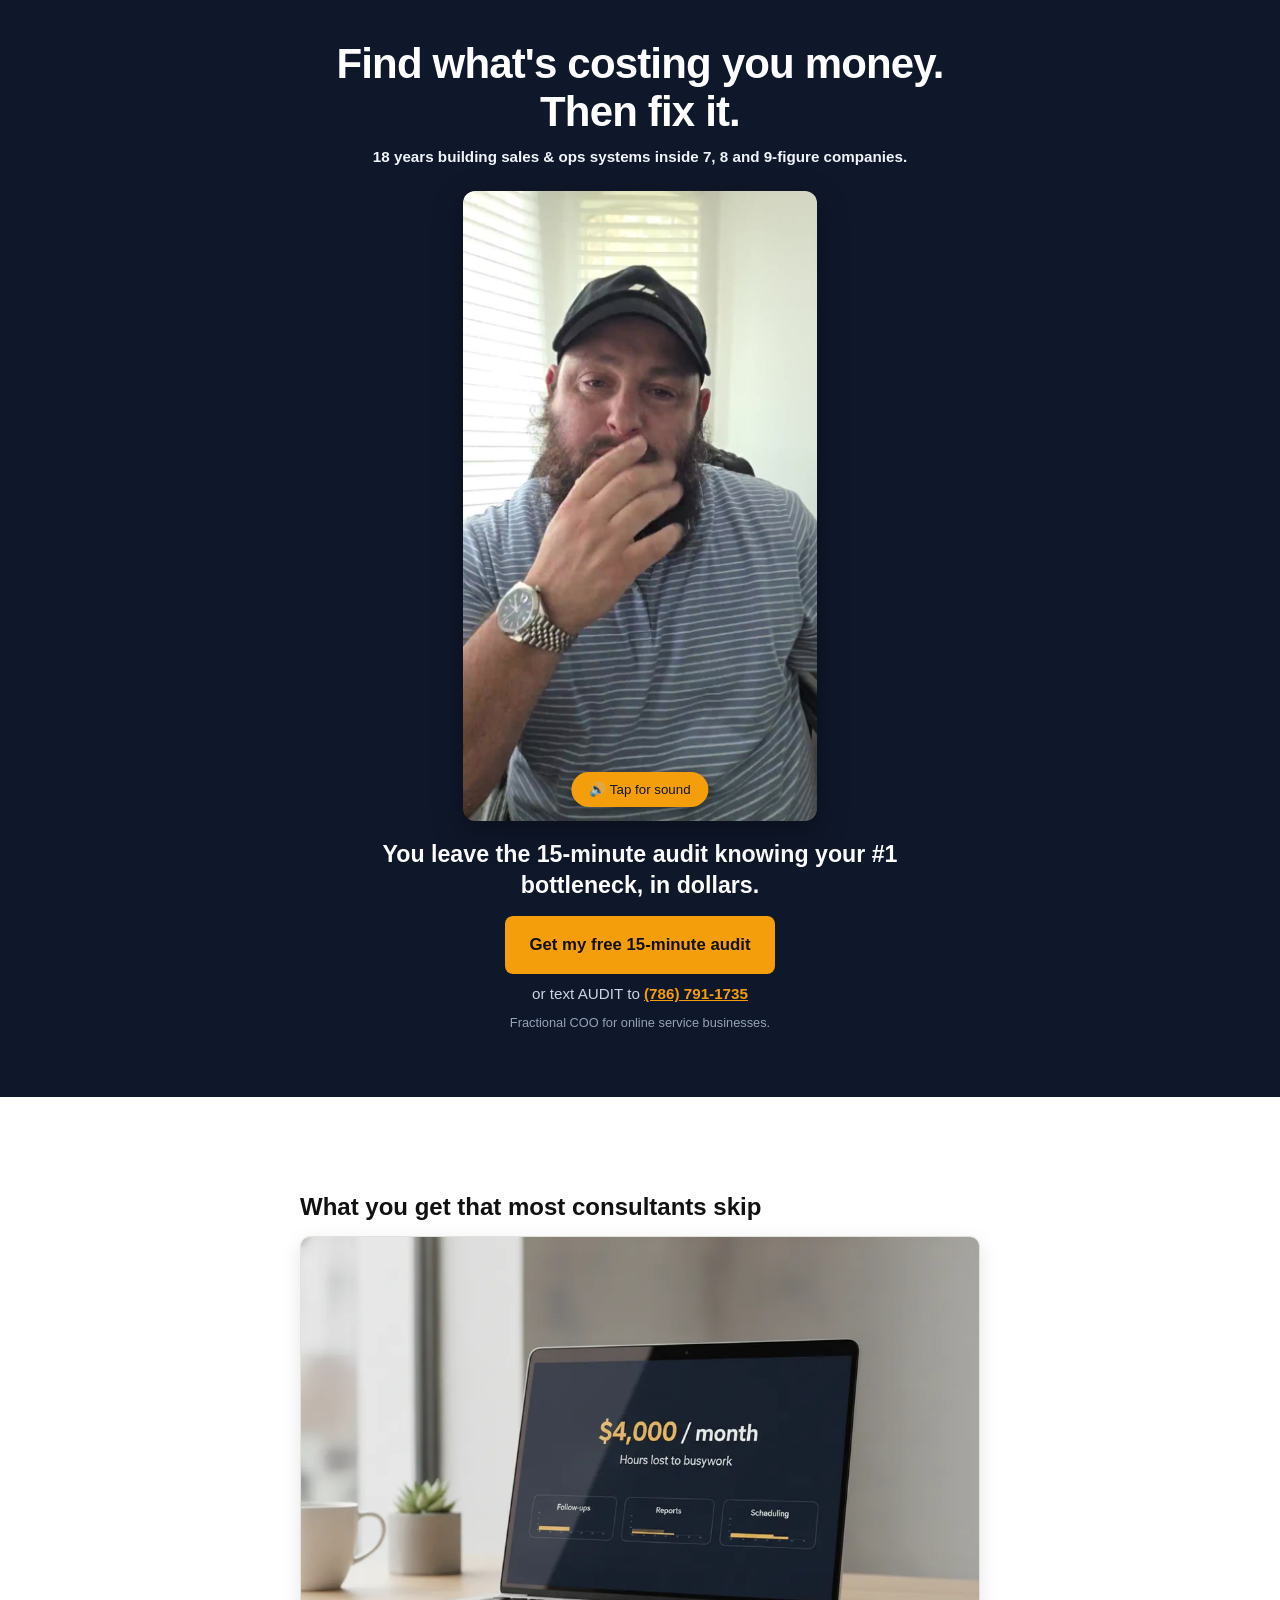
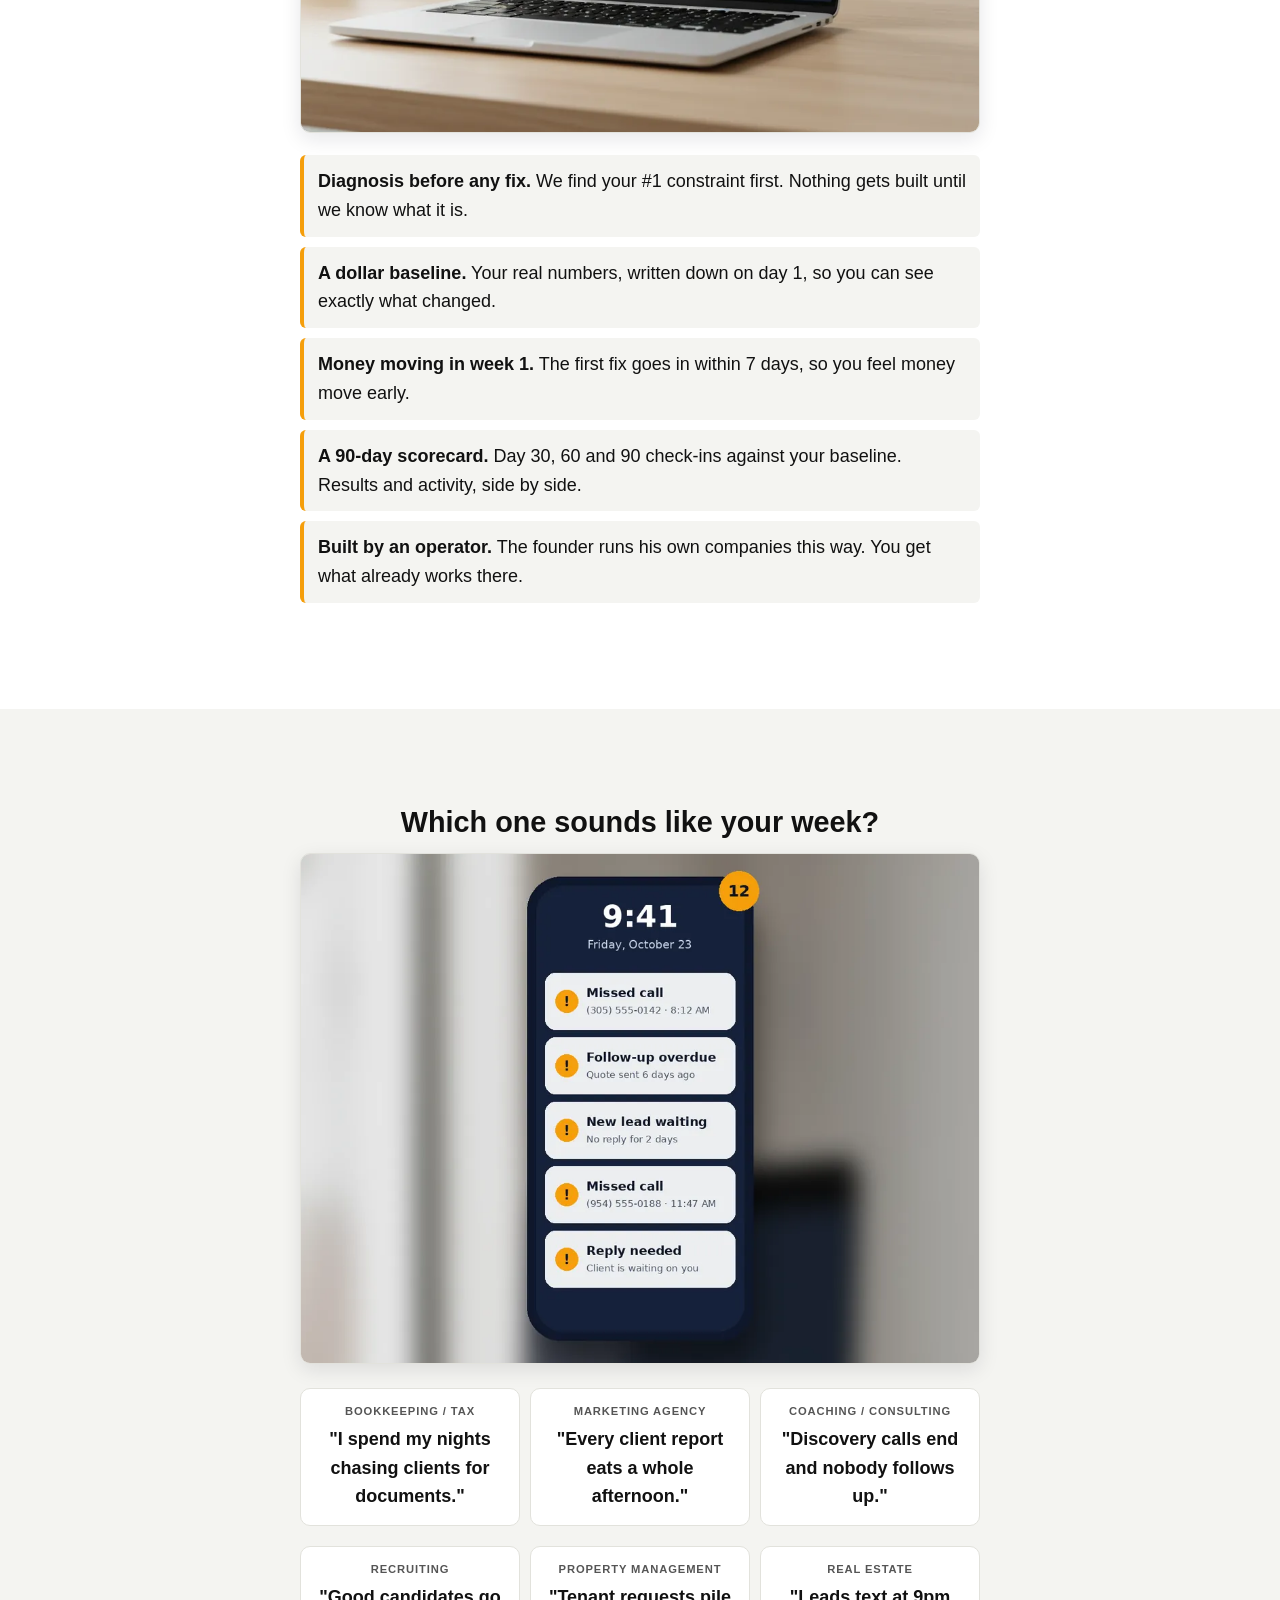
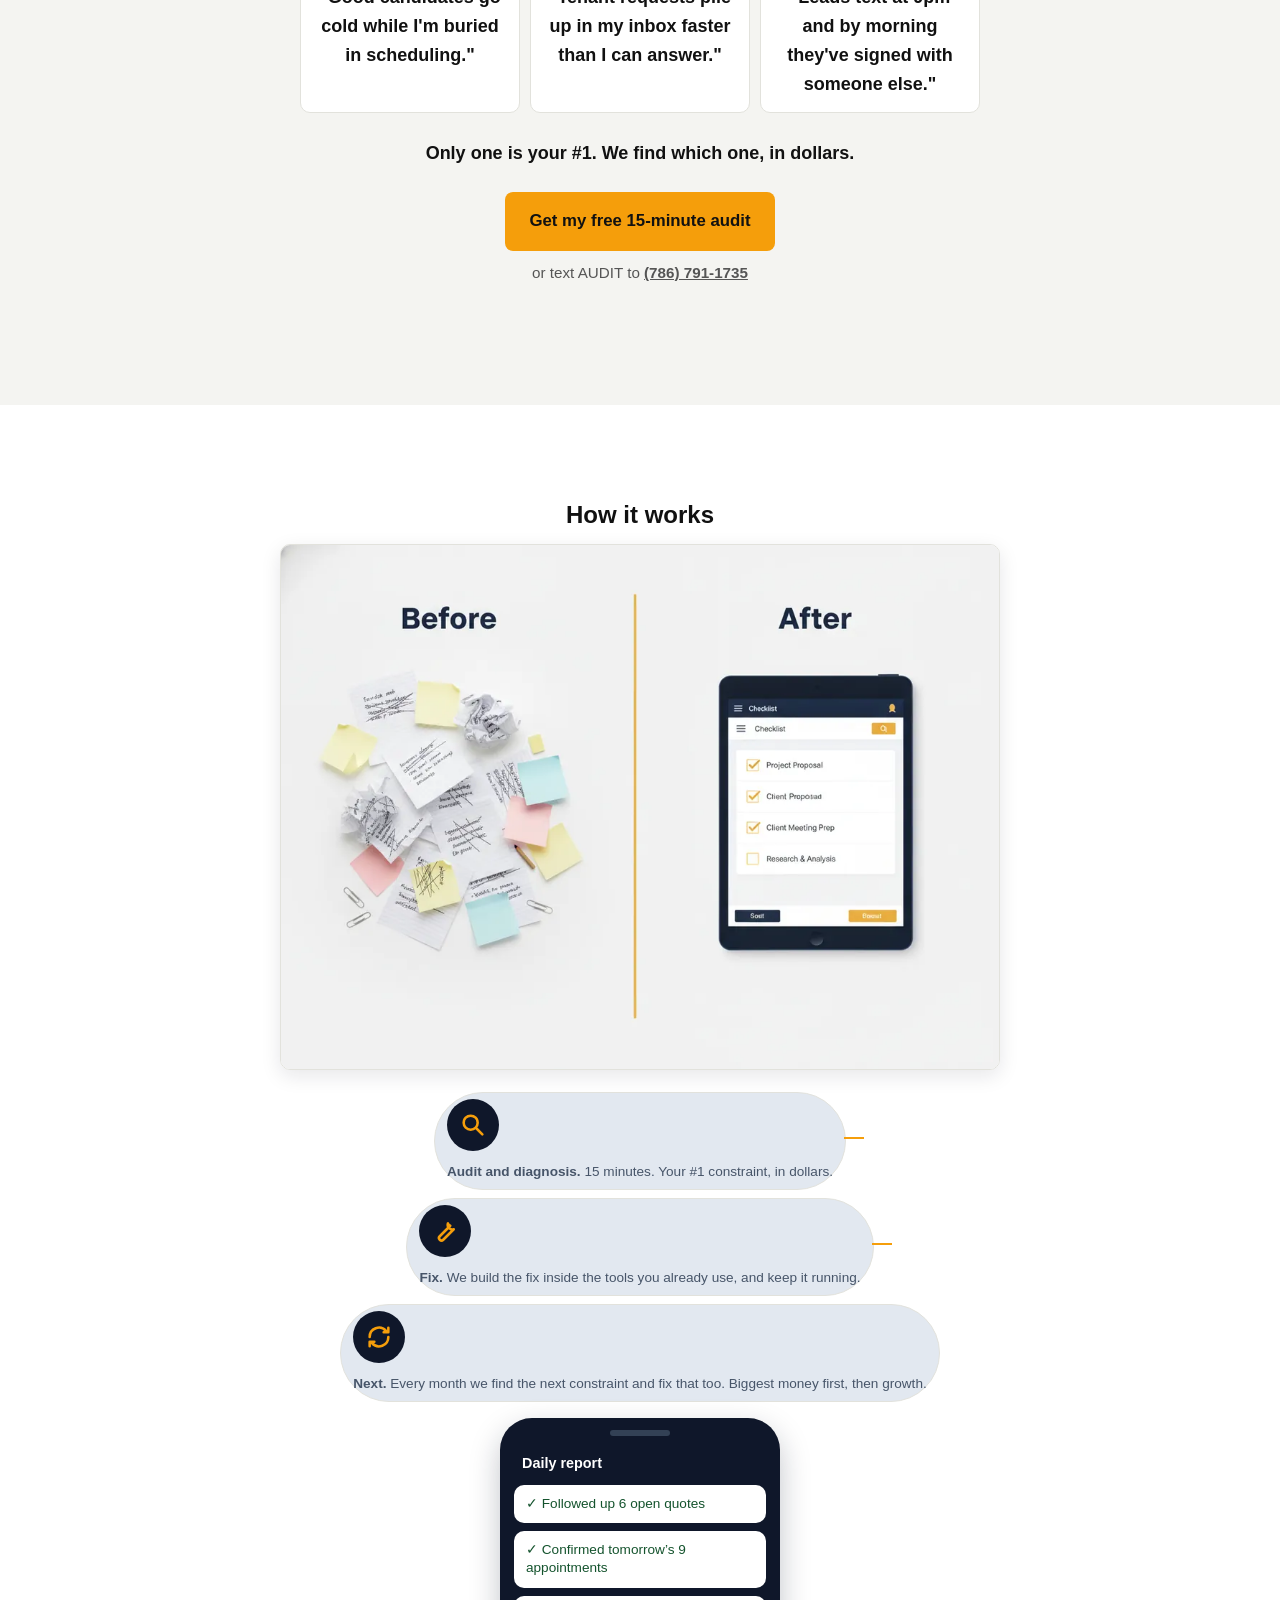
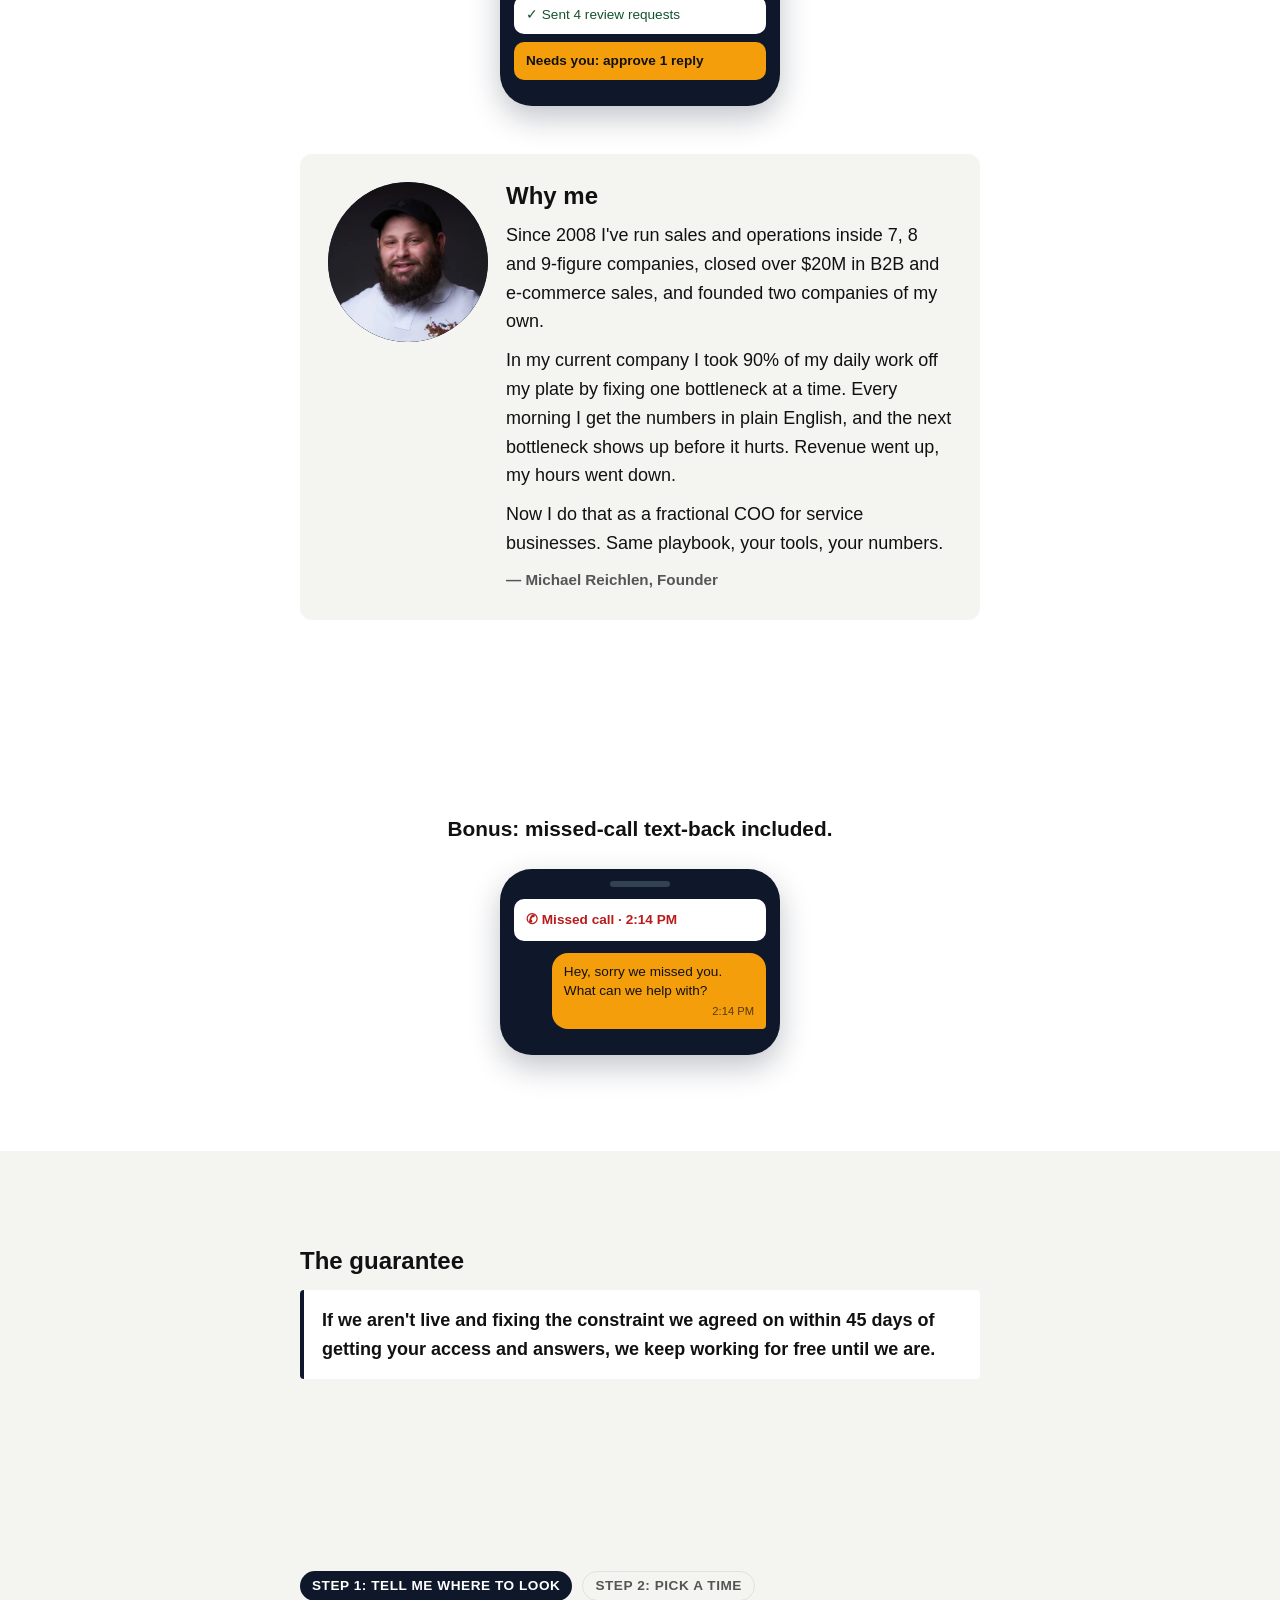
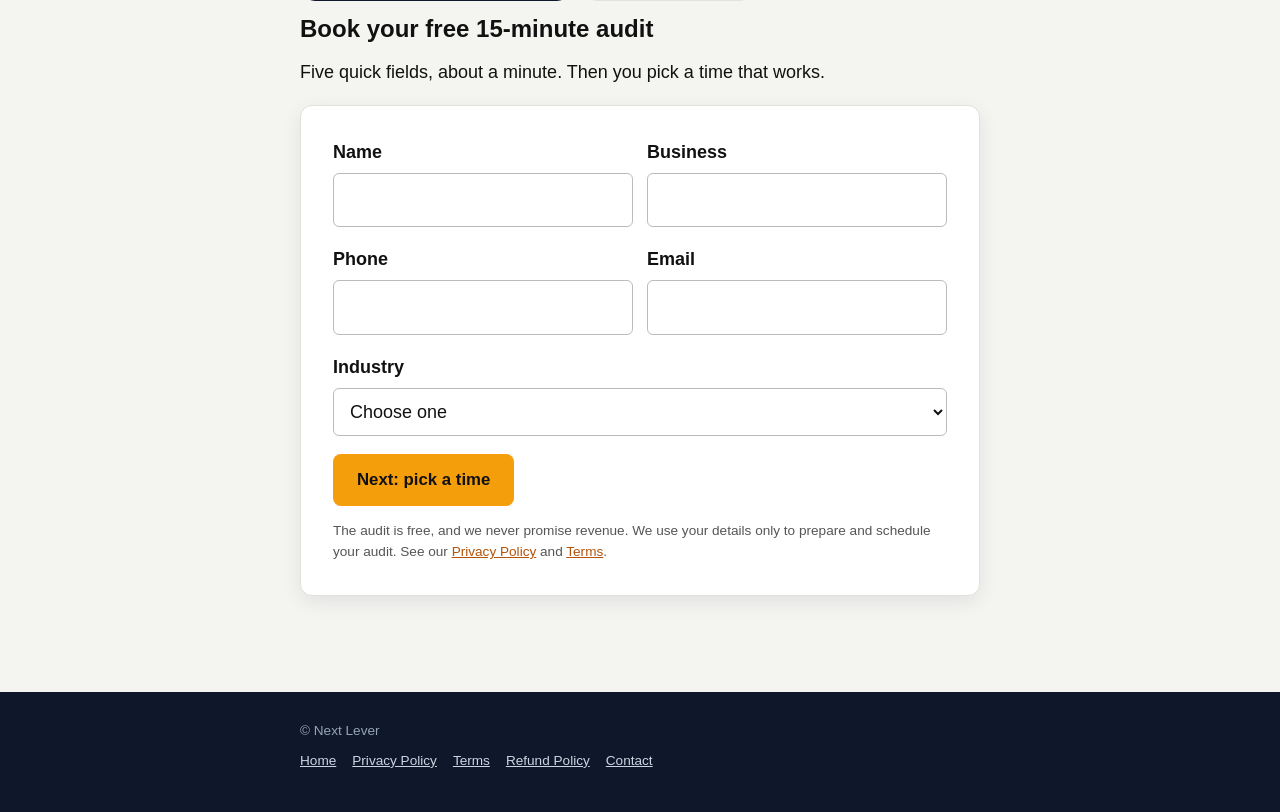
<file: index.html>
<!doctype html>
<html lang="en">
<head>
<!-- Google tag (gtag.js) -->
<script async src="https://www.googletagmanager.com/gtag/js?id=G-8DXVSVQ9C3"></script>
<script>window.dataLayer=window.dataLayer||[];function gtag(){dataLayer.push(arguments);}gtag('js',new Date());gtag('config','G-8DXVSVQ9C3');</script>

<meta charset="utf-8">
<meta name="viewport" content="width=device-width, initial-scale=1">
<title>Free 15-minute Operations Audit | Next Lever, Fractional COO</title>
<meta name="description" content="A Fractional COO for online service businesses. Free 15-minute audit: we find the one thing slowing you down, fix it, then find the next.">
<link rel="canonical" href="https://nextleverhq.com/">
<link rel="icon" href="assets/logo.jpg">
<link rel="stylesheet" href="assets/site.css">
<script src="assets/config.js"></script>
<script src="/assets/ga.js"></script>
</head>
<body>
<main>
<section class="hero">
  <div class="wrap wide vsl-top">
    <div class="hero-intro">
      <h1>Find what's costing <span style="white-space:nowrap">you money.</span><br><span style="white-space:nowrap">Then fix it.</span></h1>
      <p class="proof">18 years building sales &amp; ops systems inside 7, 8 and <span style="white-space:nowrap">9&#8209;figure</span> companies.</p>
    </div>
    <div class="vsl">
      <div class="vsl-frame" id="vsl" data-self="1"><video id="hero-video" autoplay muted loop playsinline preload="metadata" poster="assets/hero-poster.jpg"><source src="assets/hero.mp4" type="video/mp4"></video><button type="button" class="sound-btn" id="sound-btn" aria-label="Tap for sound">&#128266; Tap for sound</button></div>
    </div>
    <p class="vsl-line">You leave the 15-minute audit knowing your #1 bottleneck, in dollars.</p>
    <a class="btn" href="#audit">Get my free 15-minute audit</a>
    <p class="textcta">or text AUDIT to <a class="gv" href="sms:+17867911735?&body=AUDIT"><span class="gvnum">(786) 791-1735</span></a></p>
    <p class="hero-tagline">Fractional COO for online service businesses.</p>
  </div>
</section>
<section>
  <div class="wrap">
    <h2>What you get that most consultants skip</h2>
    <picture><source srcset="assets/sec-dashboard.webp" type="image/webp"><img class="secimg" src="assets/sec-dashboard.jpg" alt="Laptop dashboard showing $4,000 a month in hours lost to busywork" width="1000" height="730" loading="lazy" decoding="async"></picture>
    <ul class="skip">
      <li><strong>Diagnosis before any fix.</strong> We find your #1 constraint first. Nothing gets built until we know what it is.</li>
      <li><strong>A dollar baseline.</strong> Your real numbers, written down on day 1, so you can see exactly what changed.</li>
      <li><strong>Money moving in week 1.</strong> The first fix goes in within 7 days, so you feel money move early.</li>
      <li><strong>A 90-day scorecard.</strong> Day 30, 60 and 90 check-ins against your baseline. Results and activity, side by side.</li>
      <li><strong>Built by an operator.</strong> The founder runs his own companies this way. You get what already works there.</li>
    </ul>
  </div>
</section>

<section class="alt">
  <div class="wrap week">
    <h2>Which one sounds like your week?</h2>
    <picture><source srcset="assets/sec-followups.webp" type="image/webp"><img class="secimg" src="assets/sec-followups.jpg" alt="Phone screen full of missed calls and overdue follow-ups" width="1000" height="750" loading="lazy" decoding="async"></picture>
    <ul class="pains">
      <li><span class="nic">Bookkeeping / tax</span>"I spend my nights chasing clients for documents."</li>
      <li><span class="nic">Marketing agency</span>"Every client report eats a whole afternoon."</li>
      <li><span class="nic">Coaching / consulting</span>"Discovery calls end and nobody follows up."</li>
      <li><span class="nic">Recruiting</span>"Good candidates go cold while I'm buried in scheduling."</li>
      <li><span class="nic">Property management</span>"Tenant requests pile up in my inbox faster than I can answer."</li>
      <li><span class="nic">Real estate</span>"Leads text at 9pm and by morning they've signed with someone else."</li>
    </ul>
    <p class="moneyline">Only one is your #1. We find which one, in dollars.</p>
    <a class="btn" href="#audit">Get my free 15-minute audit</a>
    <p class="textcta">or text AUDIT to <a class="gv" href="sms:+17867911735?&body=AUDIT"><span class="gvnum">(786) 791-1735</span></a></p>
  </div>
</section>

<section>
  <div class="wrap wide">
    <h2 class="center">How it works</h2>
    <div class="wrap" style="padding:0"><picture><source srcset="assets/sec-tasks.webp" type="image/webp"><img class="secimg" src="assets/sec-tasks.jpg" alt="Messy paper to-do list next to a clean, organized checklist" width="1000" height="730" loading="lazy" decoding="async"></picture></div>
    <ol class="steps">
      <li><span class="ico" aria-hidden="true"><svg viewBox="0 0 24 24" width="28" height="28" fill="none" stroke="currentColor" stroke-width="2.2" stroke-linecap="round"><circle cx="10" cy="10" r="6"/><path d="M15 15l5 5"/></svg></span><strong>Audit and diagnosis.</strong> 15 minutes. Your #1 constraint, in dollars.</li>
      <li><span class="ico" aria-hidden="true"><svg viewBox="0 0 24 24" width="28" height="28" fill="none" stroke="currentColor" stroke-width="2.2" stroke-linecap="round" stroke-linejoin="round"><path d="M14.5 5.5a4 4 0 0 0 5 5l-9 9a2 2 0 0 1-3-3l9-9a4 4 0 0 1-2-2z"/></svg></span><strong>Fix.</strong> We build the fix inside the tools you already use, and keep it running.</li>
      <li><span class="ico" aria-hidden="true"><svg viewBox="0 0 24 24" width="28" height="28" fill="none" stroke="currentColor" stroke-width="2.2" stroke-linecap="round" stroke-linejoin="round"><path d="M4 12a8 8 0 0 1 14-5.3M20 4v4h-4"/><path d="M20 12a8 8 0 0 1-14 5.3M4 20v-4h4"/></svg></span><strong>Next.</strong> Every month we find the next constraint and fix that too. Biggest money first, then growth.</li>
    </ol>
    <div class="phone" aria-label="Example daily report">
      <div class="ph-top">Daily report</div>
      <div class="ph-row done">✓ Followed up 6 open quotes</div>
      <div class="ph-row done">✓ Confirmed tomorrow’s 9 appointments</div>
      <div class="ph-row done">✓ Sent 4 review requests</div>
      <div class="ph-row needs">Needs you: approve 1 reply</div>
    </div>
  </div>
  <div class="wrap">
    <div class="founder-box"><div class="headshot" style="position:relative;display:flex;align-items:center;justify-content:center;background:#0F172A;color:#F59E0B;font-weight:800;font-size:64px">M<picture><source srcset="assets/founder.webp" type="image/webp"><img style="position:absolute;inset:0;width:100%;height:100%;object-fit:cover;object-position:50% 50%;border-radius:50%" src="assets/founder.jpg" alt="Michael Reichlen, founder of Next Lever" width="400" height="400"></picture></div><div><h2 style="margin:0 0 10px">Why me</h2><p style="margin:0 0 10px">Since 2008 I've run sales and operations inside 7, 8 and 9-figure companies, closed over $20M in B2B and e-commerce sales, and founded two companies of my own.</p><p style="margin:0 0 10px">In my current company I took 90% of my daily work off my plate by fixing one bottleneck at a time. Every morning I get the numbers in plain English, and the next bottleneck shows up before it hurts. Revenue went up, my hours went down.</p><p style="margin:0 0 10px">Now I do that as a fractional COO for service businesses. Same playbook, your tools, your numbers.</p><p class="attr">— Michael Reichlen, Founder</p></div></div>
  </div>
</section>

<section>
  <div class="wrap">
    <p class="lead">Bonus: missed-call text-back included.</p>
    <div class="phone" aria-label="Example missed-call text">
      <div class="ph-missed">✆ Missed call · 2:14 PM</div>
      <div class="bubble">Hey, sorry we missed you. What can we help with?<span>2:14 PM</span></div>
    </div>
  </div>
</section>

<section class="alt">
  <div class="wrap">
    <h2>The guarantee</h2>
    <blockquote>If we aren't live and fixing the constraint we agreed on within 45 days of getting your access and answers, we keep working for free until we are.</blockquote>
  </div>
</section>

<section id="audit" class="alt">
  <div class="wrap">
    <div class="stepper" aria-label="Two steps"><span class="on">Step 1: tell me where to look</span><span class="off">Step 2: pick a time</span></div>
    <h2>Book your free 15-minute audit</h2>
    <p>Five quick fields, about a minute. Then you pick a time that works.</p>

    <div class="formcard">
    <form id="lead-form" name="audit-request" method="POST" action="https://formspree.io/f/xoeedype" accept-charset="UTF-8"
          data-endpoint="FORMSPREE_LEAD_URL" data-next="thank-you.html" data-subject="New audit request: {business}" data-subject-field="business">
      <input type="hidden" name="_subject" value="New audit request">
      <input type="hidden" name="source" value="nextleverhq.com landing page">
      <div class="grid">
        <div class="field"><label for="name">Name</label><input id="name" name="name" type="text" autocomplete="name" required></div>
        <div class="field"><label for="business">Business</label><input id="business" name="business" type="text" autocomplete="organization" required></div>
        <div class="field"><label for="phone">Phone</label><input id="phone" name="phone" type="tel" autocomplete="tel" inputmode="tel" required></div>
        <div class="field"><label for="email">Email</label><input id="email" name="email" type="email" autocomplete="email" required></div>
      </div>

      <div class="field"><label for="industry">Industry</label><select id="industry" name="industry" required>
        <option value="" selected disabled>Choose one</option>
        <option>Lending</option><option>Bookkeeping / tax</option><option>Marketing agency</option><option>Coaching / consulting</option><option>Recruiting</option><option>Property management</option><option>Real estate</option><option>Car service</option><option>Other</option>
      </select></div>

      <div class="hp" aria-hidden="true">
        <label for="_gotcha">Leave this field empty</label>
        <input id="_gotcha" name="_gotcha" type="text" tabindex="-1" autocomplete="off">
      </div>

      <button class="btn" type="submit">Next: pick a time</button>
      <p class="status" role="status" aria-live="polite"></p>
      <p class="legal">The audit is free, and we never promise revenue. We use your details only to prepare and schedule your audit. See our <a href="privacy.html">Privacy Policy</a> and <a href="terms.html">Terms</a>.</p>
    </form>
    </div>
  </div>
</section>
</main>
<footer><div class="wrap">© Next Lever
  <div class="flinks"><a href="/">Home</a><a href="/privacy">Privacy Policy</a><a href="/terms">Terms</a><a href="/refund-policy">Refund Policy</a><a href="/contact">Contact</a></div>
</div></footer>
<script src="assets/site.js" defer></script>
</body>
</html>
</file>
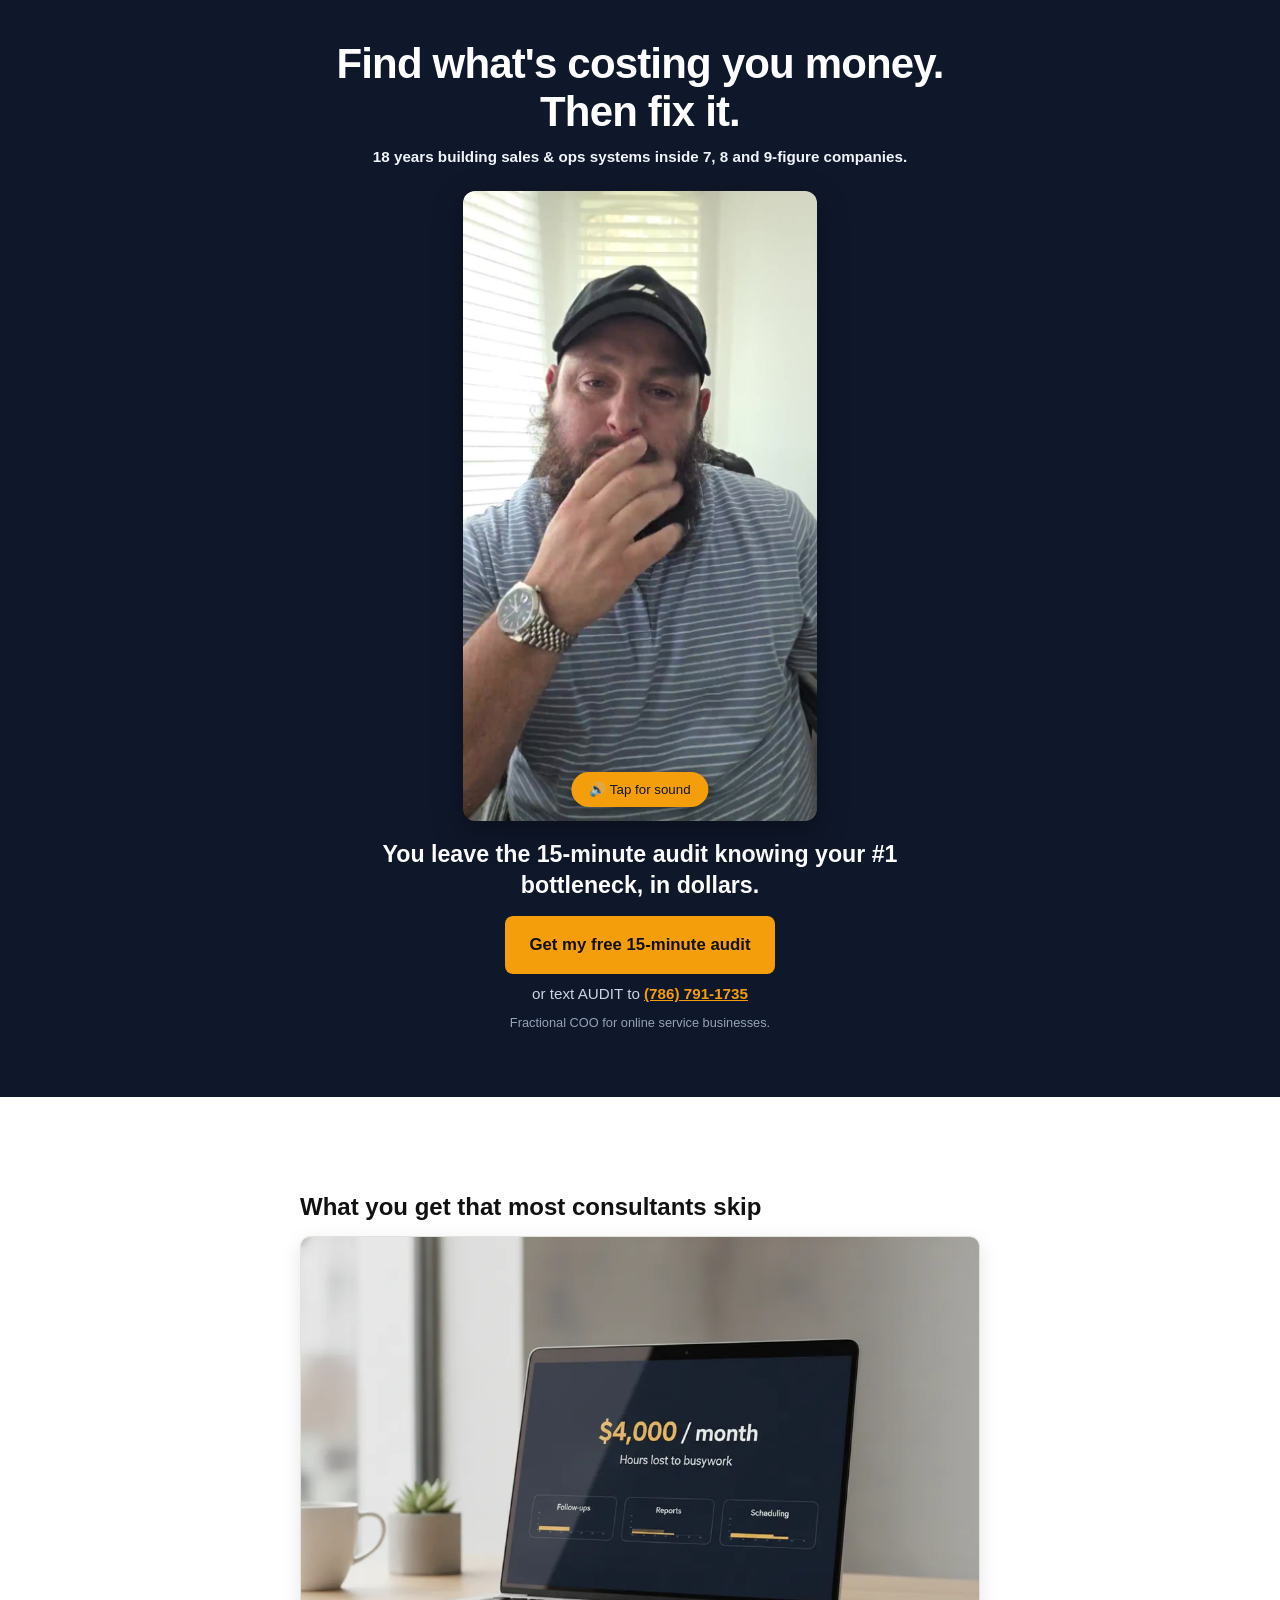
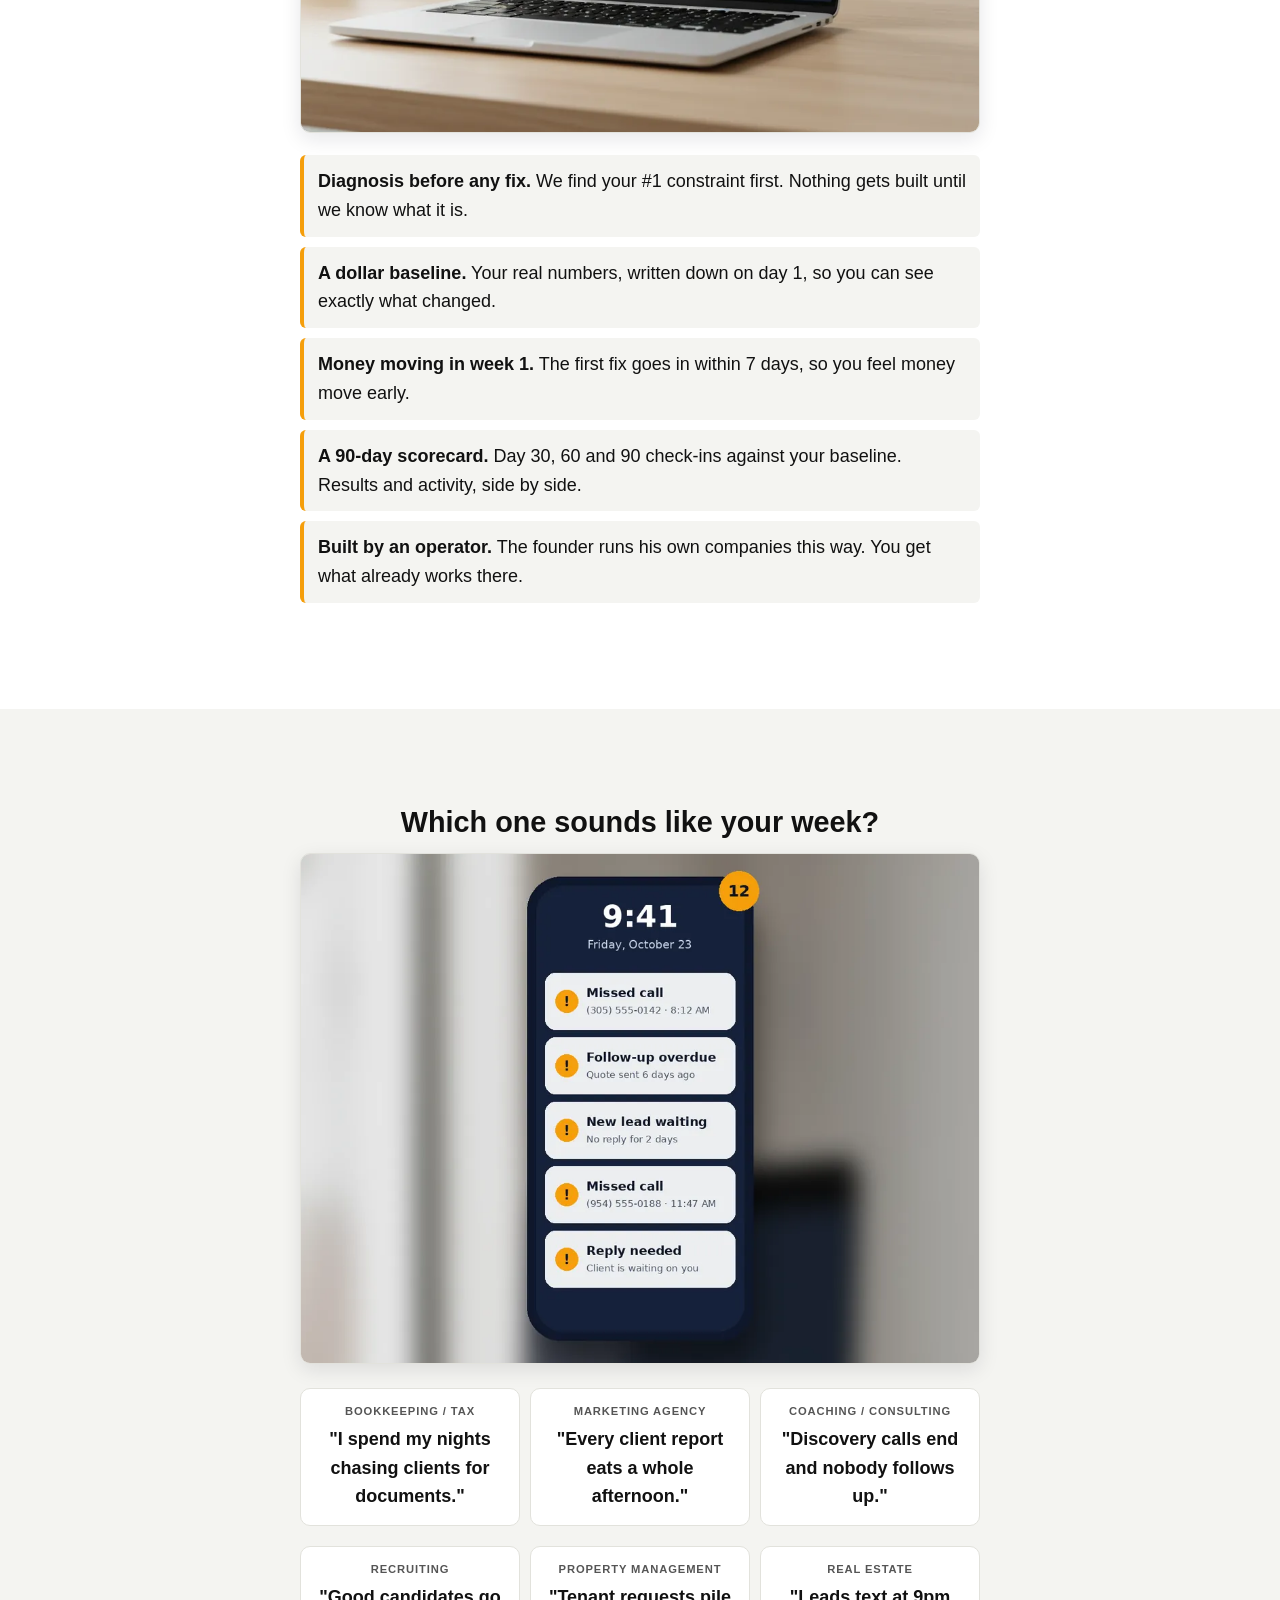
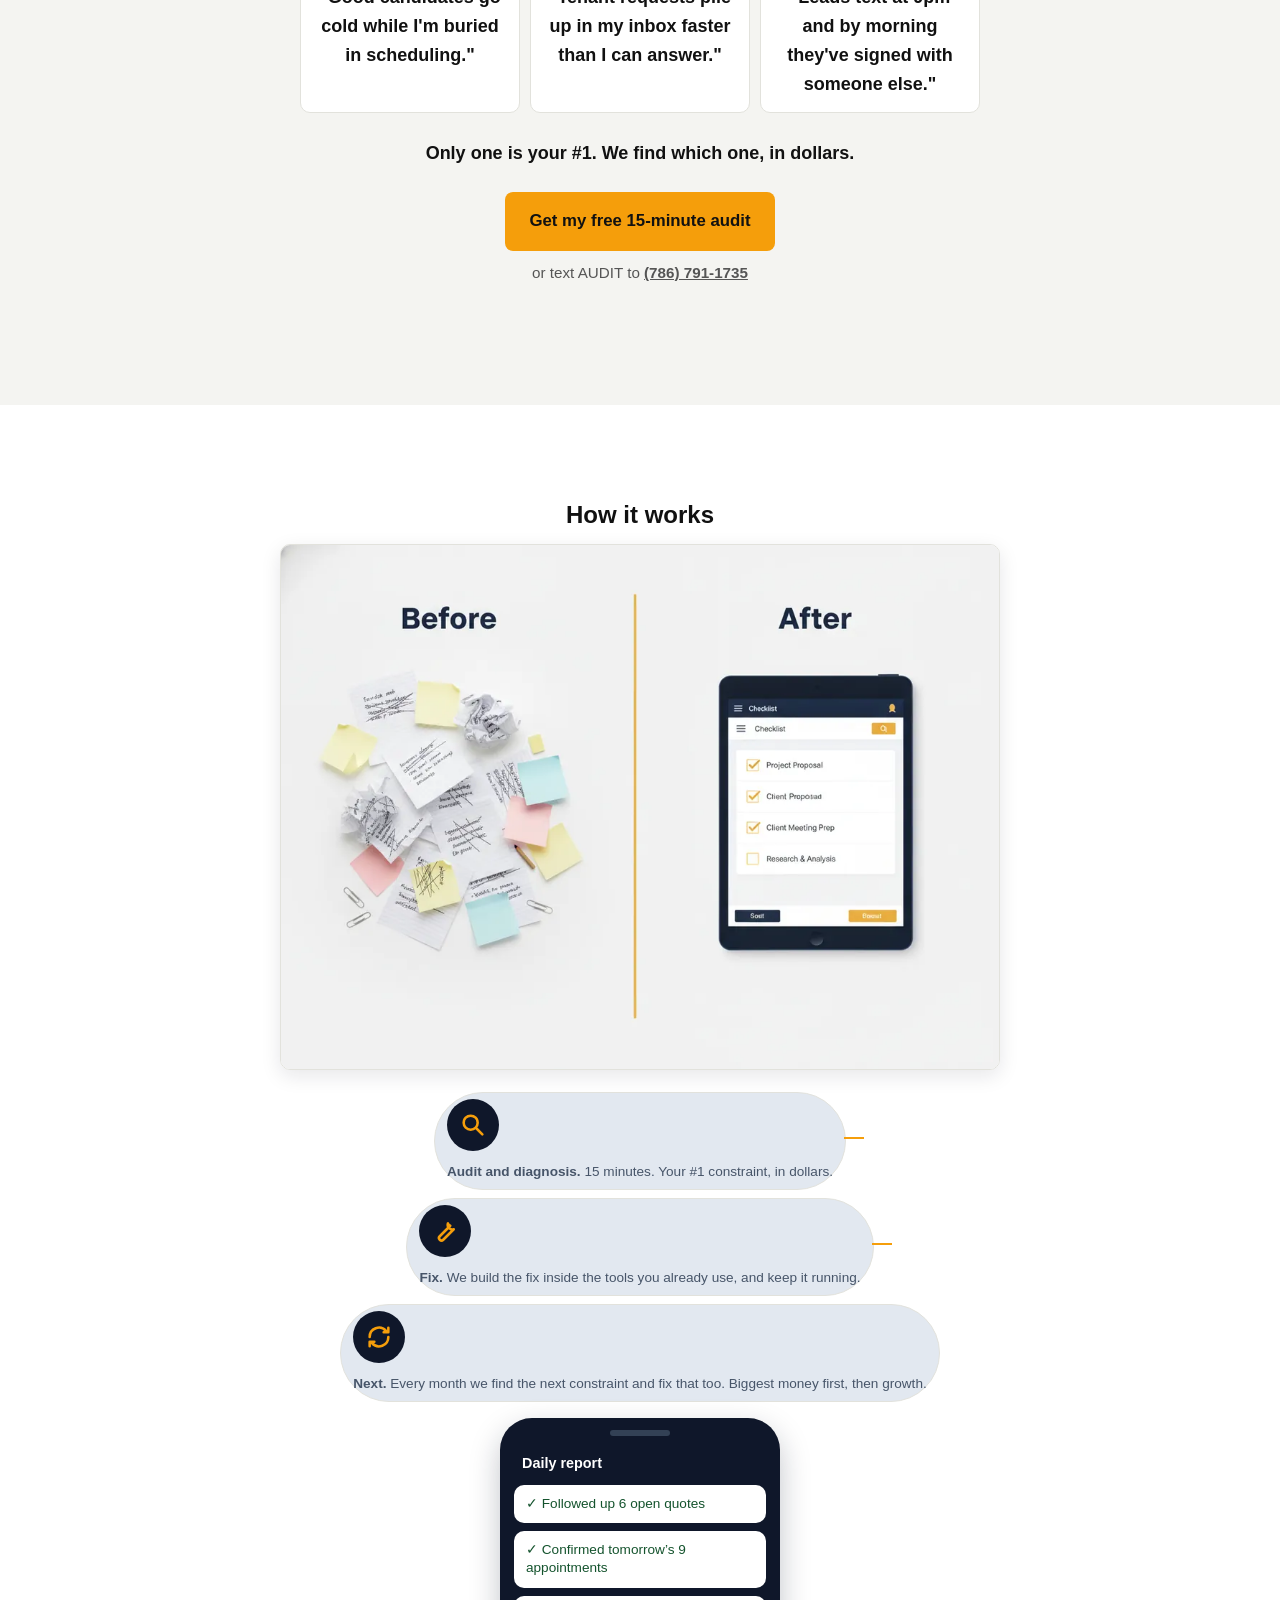
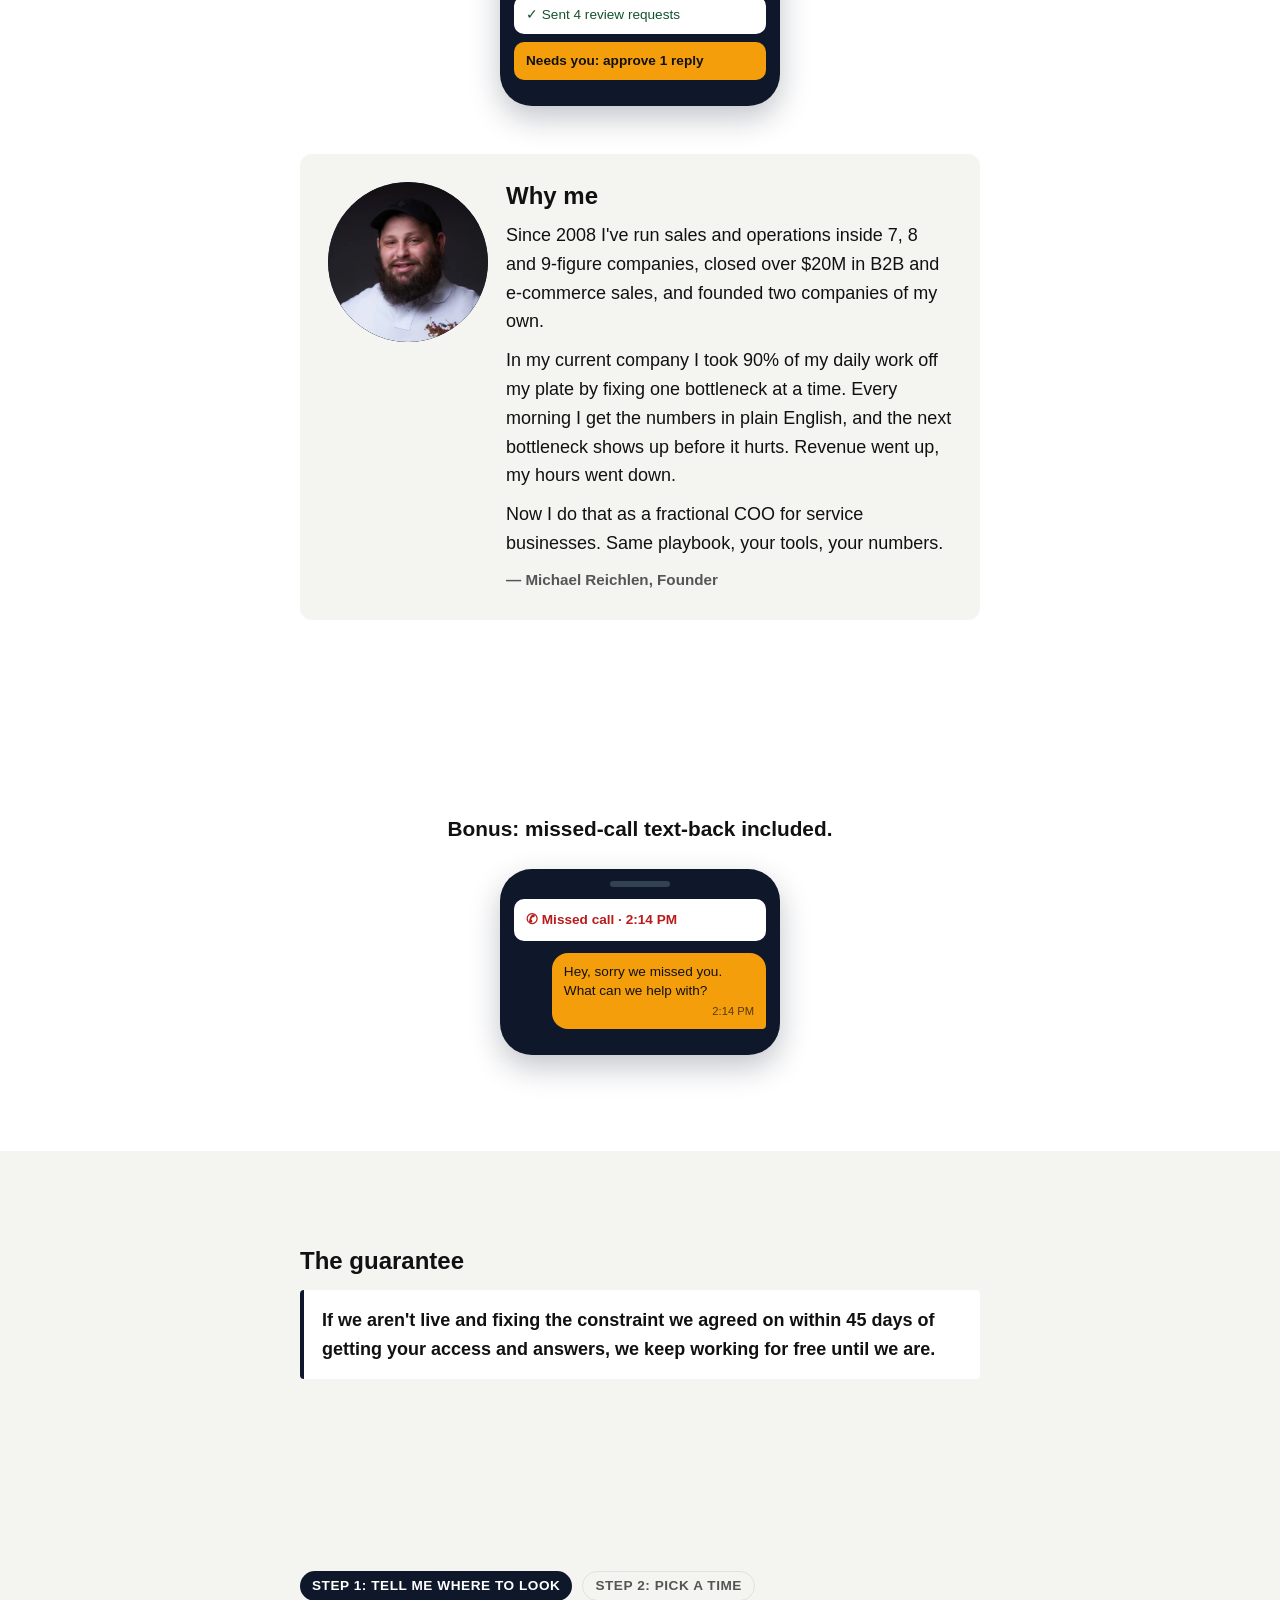
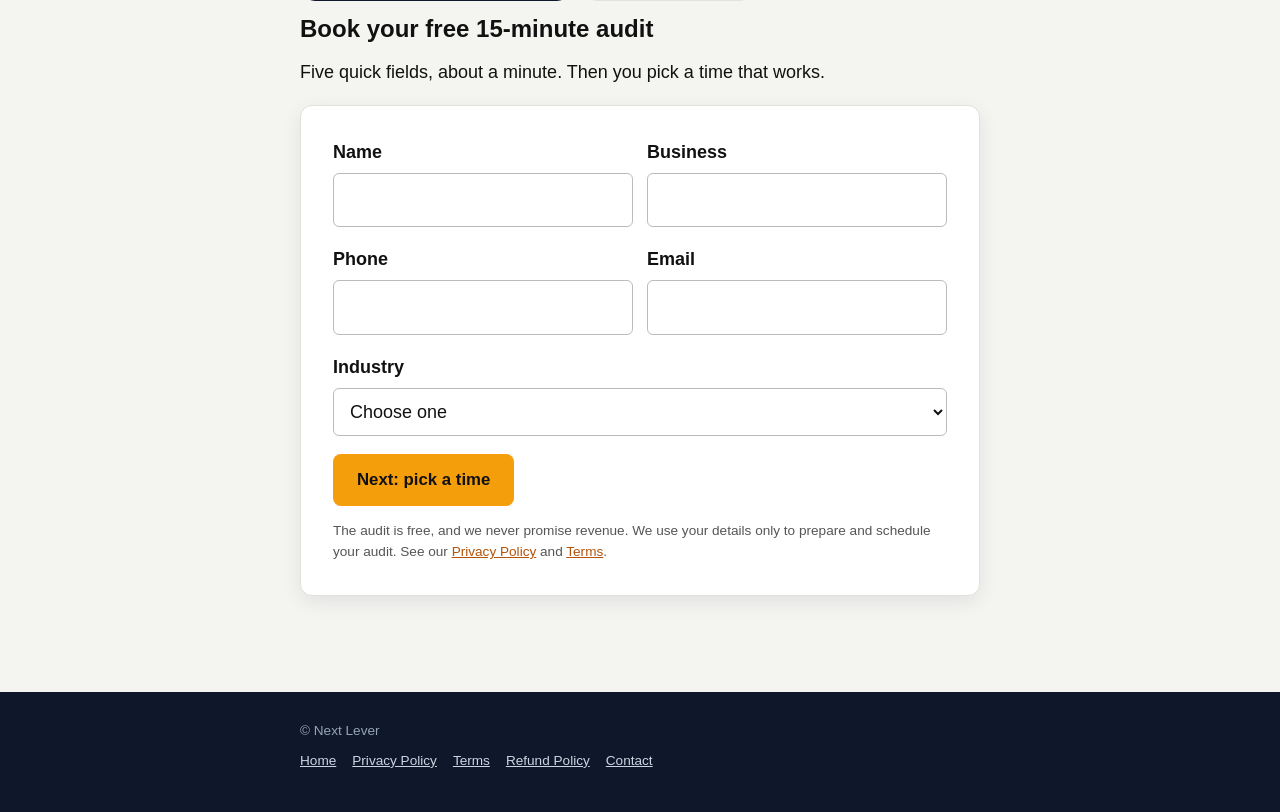
<file: book/index.html>
<!doctype html>
<html lang="en"><head><meta charset="utf-8">
<title>Next Lever</title>
<meta name="robots" content="noindex">
<link rel="canonical" href="https://nextleverhq.com/">
<meta http-equiv="refresh" content="0; url=/">
<script>location.replace('/');</script>
</head><body>
<p><a href="/">Continue to nextleverhq.com</a></p>
<footer><div class="wrap">© Next Lever
  <div class="flinks"><a href="/">Home</a><a href="/privacy">Privacy Policy</a><a href="/terms">Terms</a><a href="/refund-policy">Refund Policy</a><a href="/contact">Contact</a></div>
</div></footer>
</body></html>
</file>
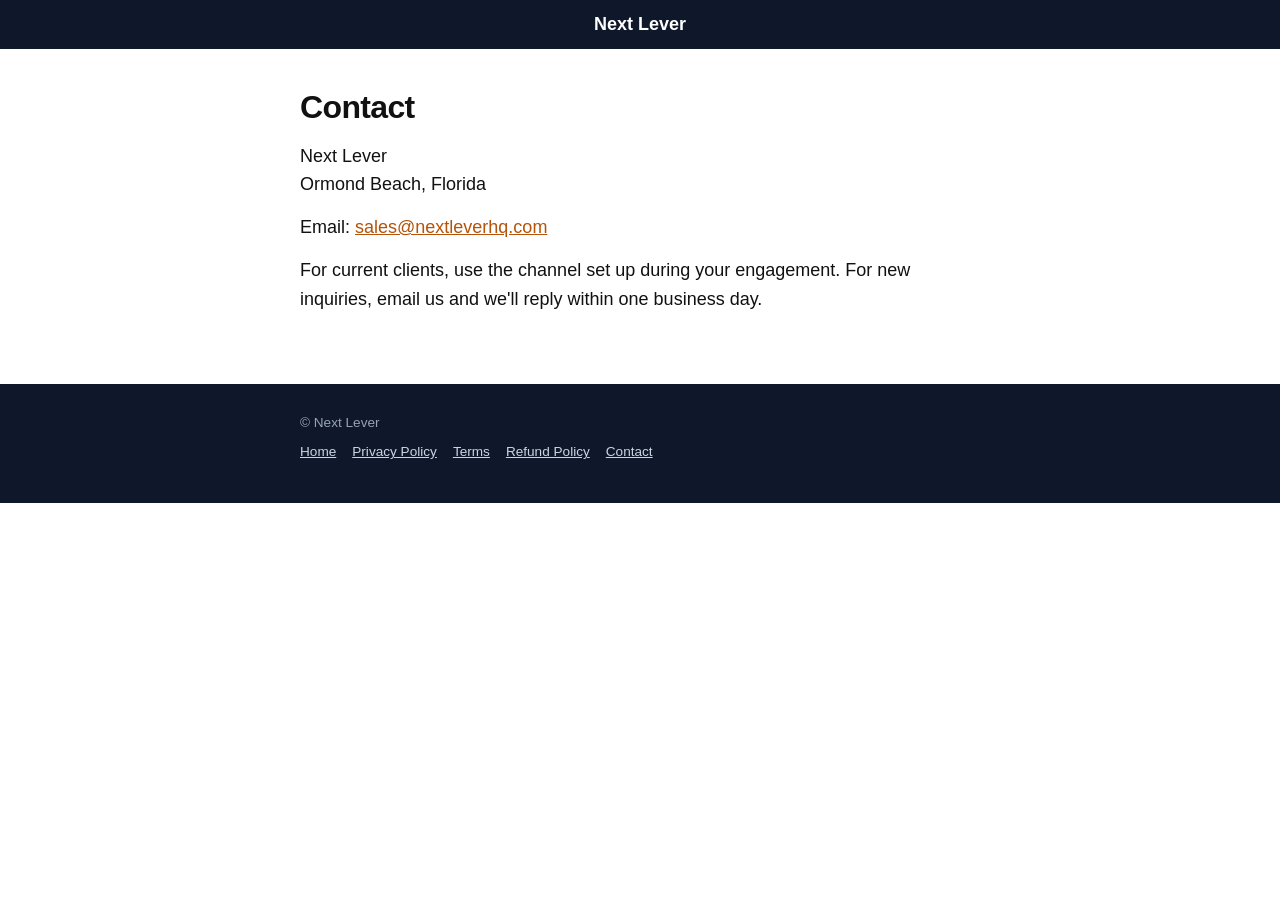
<file: contact/index.html>
<!doctype html>
<html lang="en">
<head>
<!-- Google tag (gtag.js) -->
<script async src="https://www.googletagmanager.com/gtag/js?id=G-8DXVSVQ9C3"></script>
<script>window.dataLayer=window.dataLayer||[];function gtag(){dataLayer.push(arguments);}gtag('js',new Date());gtag('config','G-8DXVSVQ9C3');</script>

<meta charset="utf-8">
<meta name="viewport" content="width=device-width, initial-scale=1">
<title>Contact | Next Lever</title>
<meta name="description" content="Contact for Next Lever (nextleverhq.com).">
<link rel="canonical" href="https://nextleverhq.com/contact">
<link rel="icon" href="/assets/logo.jpg">
<link rel="stylesheet" href="/assets/site.css">
<script src="/assets/config.js"></script>
<script src="/assets/ga.js"></script>
</head>
<body>
<header class="topbar"><a href="/">Next Lever</a></header>
<main class="legalpage"><div class="wrap">
<h1>Contact</h1>
<p>Next Lever<br>Ormond Beach, Florida</p>
<p>Email: <a href="mailto:sales@nextleverhq.com">sales@nextleverhq.com</a></p>
<p>For current clients, use the channel set up during your engagement. For new inquiries, email us and we'll reply within one business day.</p>
</div></main>
<footer><div class="wrap">© Next Lever
  <div class="flinks"><a href="/">Home</a><a href="/privacy">Privacy Policy</a><a href="/terms">Terms</a><a href="/refund-policy">Refund Policy</a><a href="/contact">Contact</a></div>
</div></footer>
<script src="/assets/site.js" defer></script>
</body>
</html>
</file>
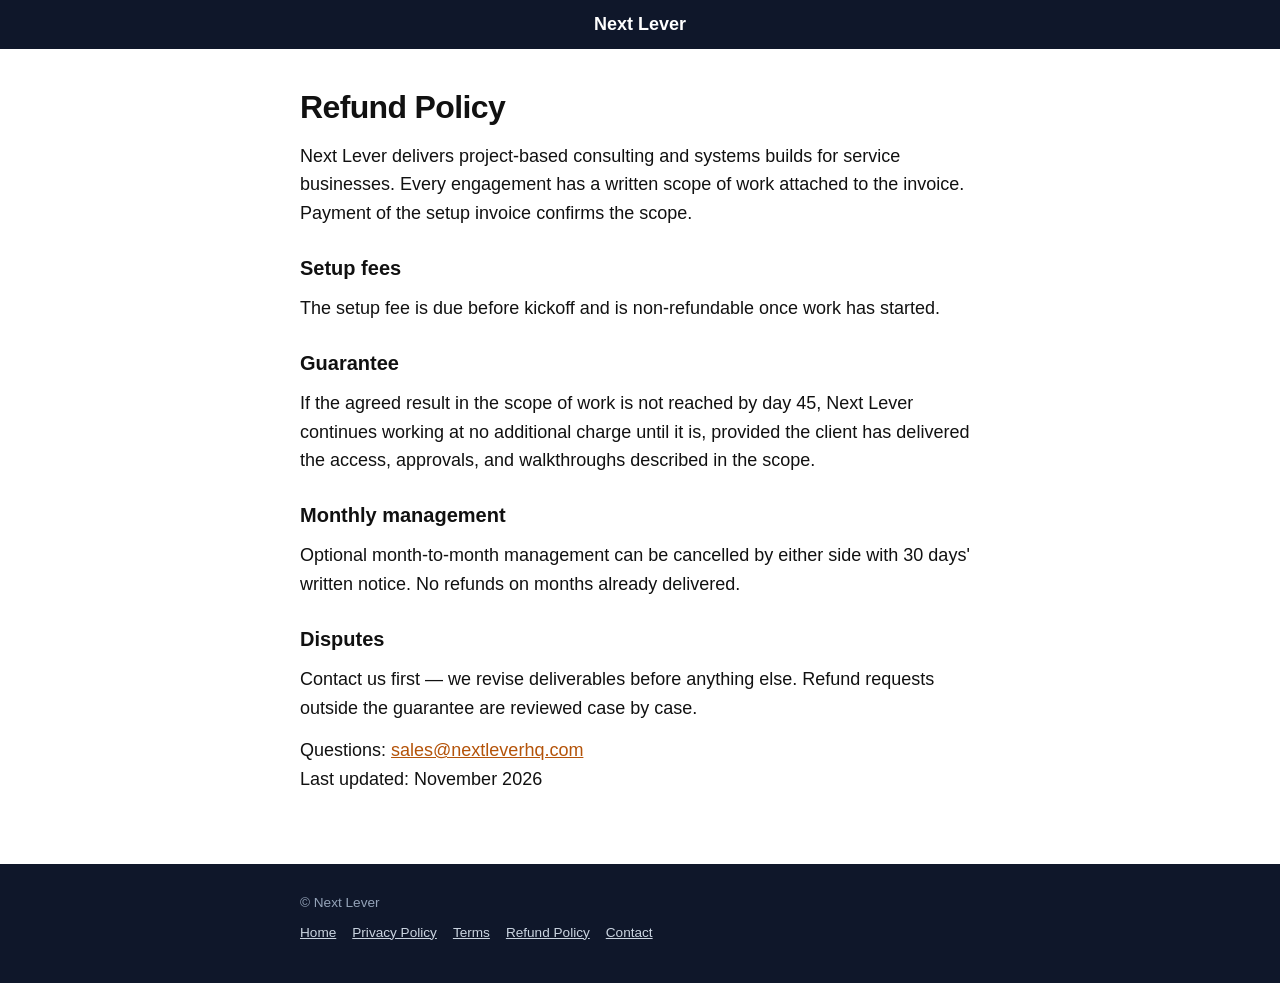
<file: refund-policy/index.html>
<!doctype html>
<html lang="en">
<head>
<!-- Google tag (gtag.js) -->
<script async src="https://www.googletagmanager.com/gtag/js?id=G-8DXVSVQ9C3"></script>
<script>window.dataLayer=window.dataLayer||[];function gtag(){dataLayer.push(arguments);}gtag('js',new Date());gtag('config','G-8DXVSVQ9C3');</script>

<meta charset="utf-8">
<meta name="viewport" content="width=device-width, initial-scale=1">
<title>Refund Policy | Next Lever</title>
<meta name="description" content="Refund Policy for Next Lever (nextleverhq.com).">
<link rel="canonical" href="https://nextleverhq.com/refund-policy">
<link rel="icon" href="/assets/logo.jpg">
<link rel="stylesheet" href="/assets/site.css">
<script src="/assets/config.js"></script>
<script src="/assets/ga.js"></script>
</head>
<body>
<header class="topbar"><a href="/">Next Lever</a></header>
<main class="legalpage"><div class="wrap">
<h1>Refund Policy</h1>
<p>Next Lever delivers project-based consulting and systems builds for service businesses. Every engagement has a written scope of work attached to the invoice. Payment of the setup invoice confirms the scope.</p>
<h2>Setup fees</h2>
<p>The setup fee is due before kickoff and is non-refundable once work has started.</p>
<h2>Guarantee</h2>
<p>If the agreed result in the scope of work is not reached by day 45, Next Lever continues working at no additional charge until it is, provided the client has delivered the access, approvals, and walkthroughs described in the scope.</p>
<h2>Monthly management</h2>
<p>Optional month-to-month management can be cancelled by either side with 30 days' written notice. No refunds on months already delivered.</p>
<h2>Disputes</h2>
<p>Contact us first — we revise deliverables before anything else. Refund requests outside the guarantee are reviewed case by case.</p>
<p>Questions: <a href="mailto:sales@nextleverhq.com">sales@nextleverhq.com</a><br>Last updated: November 2026</p>
</div></main>
<footer><div class="wrap">© Next Lever
  <div class="flinks"><a href="/">Home</a><a href="/privacy">Privacy Policy</a><a href="/terms">Terms</a><a href="/refund-policy">Refund Policy</a><a href="/contact">Contact</a></div>
</div></footer>
<script src="/assets/site.js" defer></script>
</body>
</html>
</file>
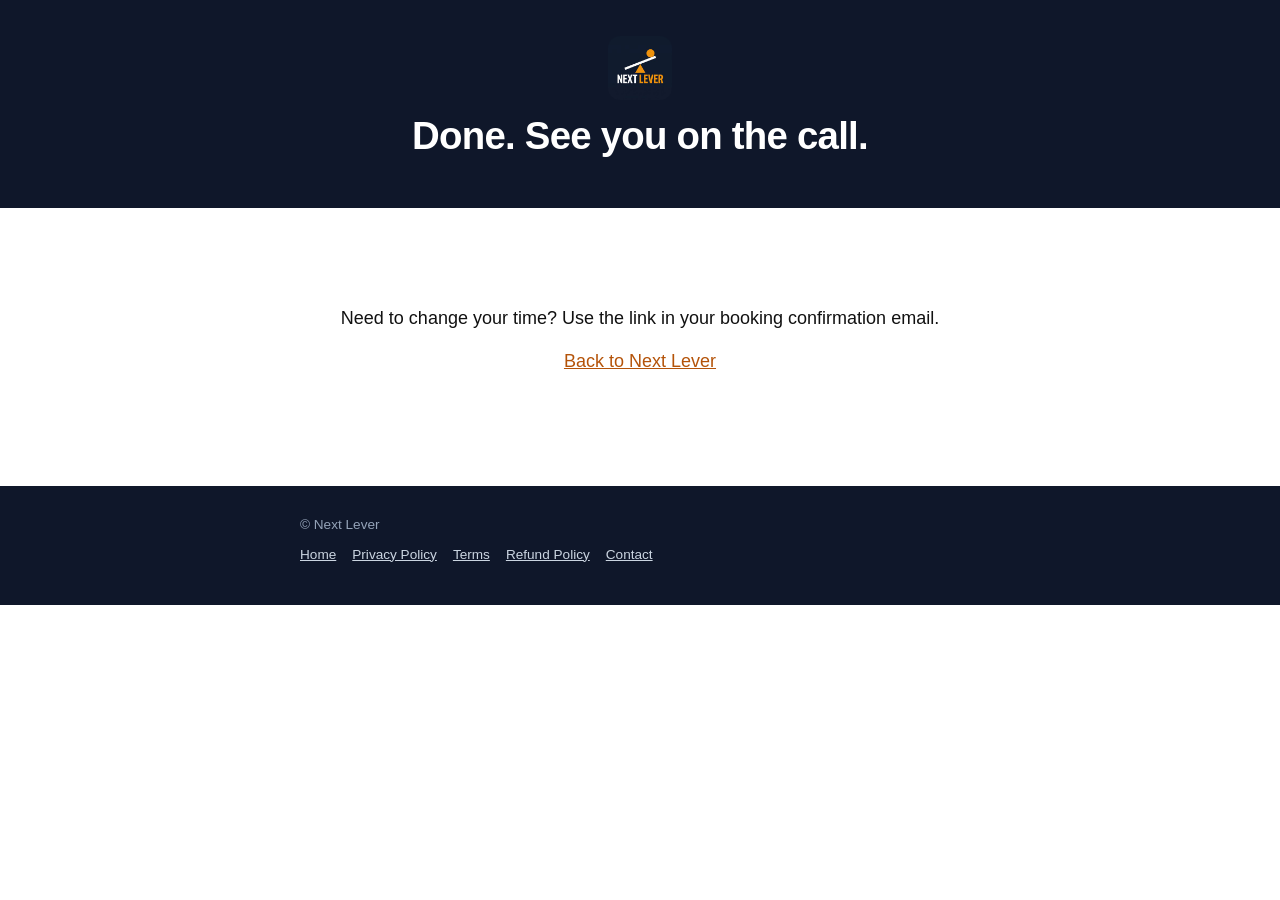
<file: booked-thanks.html>
<!doctype html>
<html lang="en">
<head>
<!-- Google tag (gtag.js) -->
<script async src="https://www.googletagmanager.com/gtag/js?id=G-8DXVSVQ9C3"></script>
<script>window.dataLayer=window.dataLayer||[];function gtag(){dataLayer.push(arguments);}gtag('js',new Date());gtag('config','G-8DXVSVQ9C3');</script>

<meta charset="utf-8">
<meta name="viewport" content="width=device-width, initial-scale=1">
<title>Done | Next Lever</title>
<meta name="description" content="Done. See you on the call.">
<meta name="robots" content="noindex">
<link rel="canonical" href="https://nextleverhq.com/booked-thanks.html">
<link rel="icon" href="assets/logo.jpg">
<link rel="stylesheet" href="assets/site.css">
<script src="assets/config.js"></script>
<script src="/assets/ga.js"></script>
</head>
<body>
<main>
<section class="page-hero"><div class="wrap">
  <a href="/"><img class="logo" src="/assets/logo.jpg" alt="Next Lever" width="64" height="64"></a>
  <h1>Done. See you on the call.</h1>
  
</div></section>
<section><div class="wrap center">
  <p>Need to change your time? Use the link in your booking confirmation email.</p>
  <p><a href="index.html">Back to Next Lever</a></p>
</div></section>
</main>
<footer><div class="wrap">© Next Lever
  <div class="flinks"><a href="/">Home</a><a href="/privacy">Privacy Policy</a><a href="/terms">Terms</a><a href="/refund-policy">Refund Policy</a><a href="/contact">Contact</a></div>
</div></footer>
<script src="assets/site.js" defer></script>
</body>
</html>
</file>
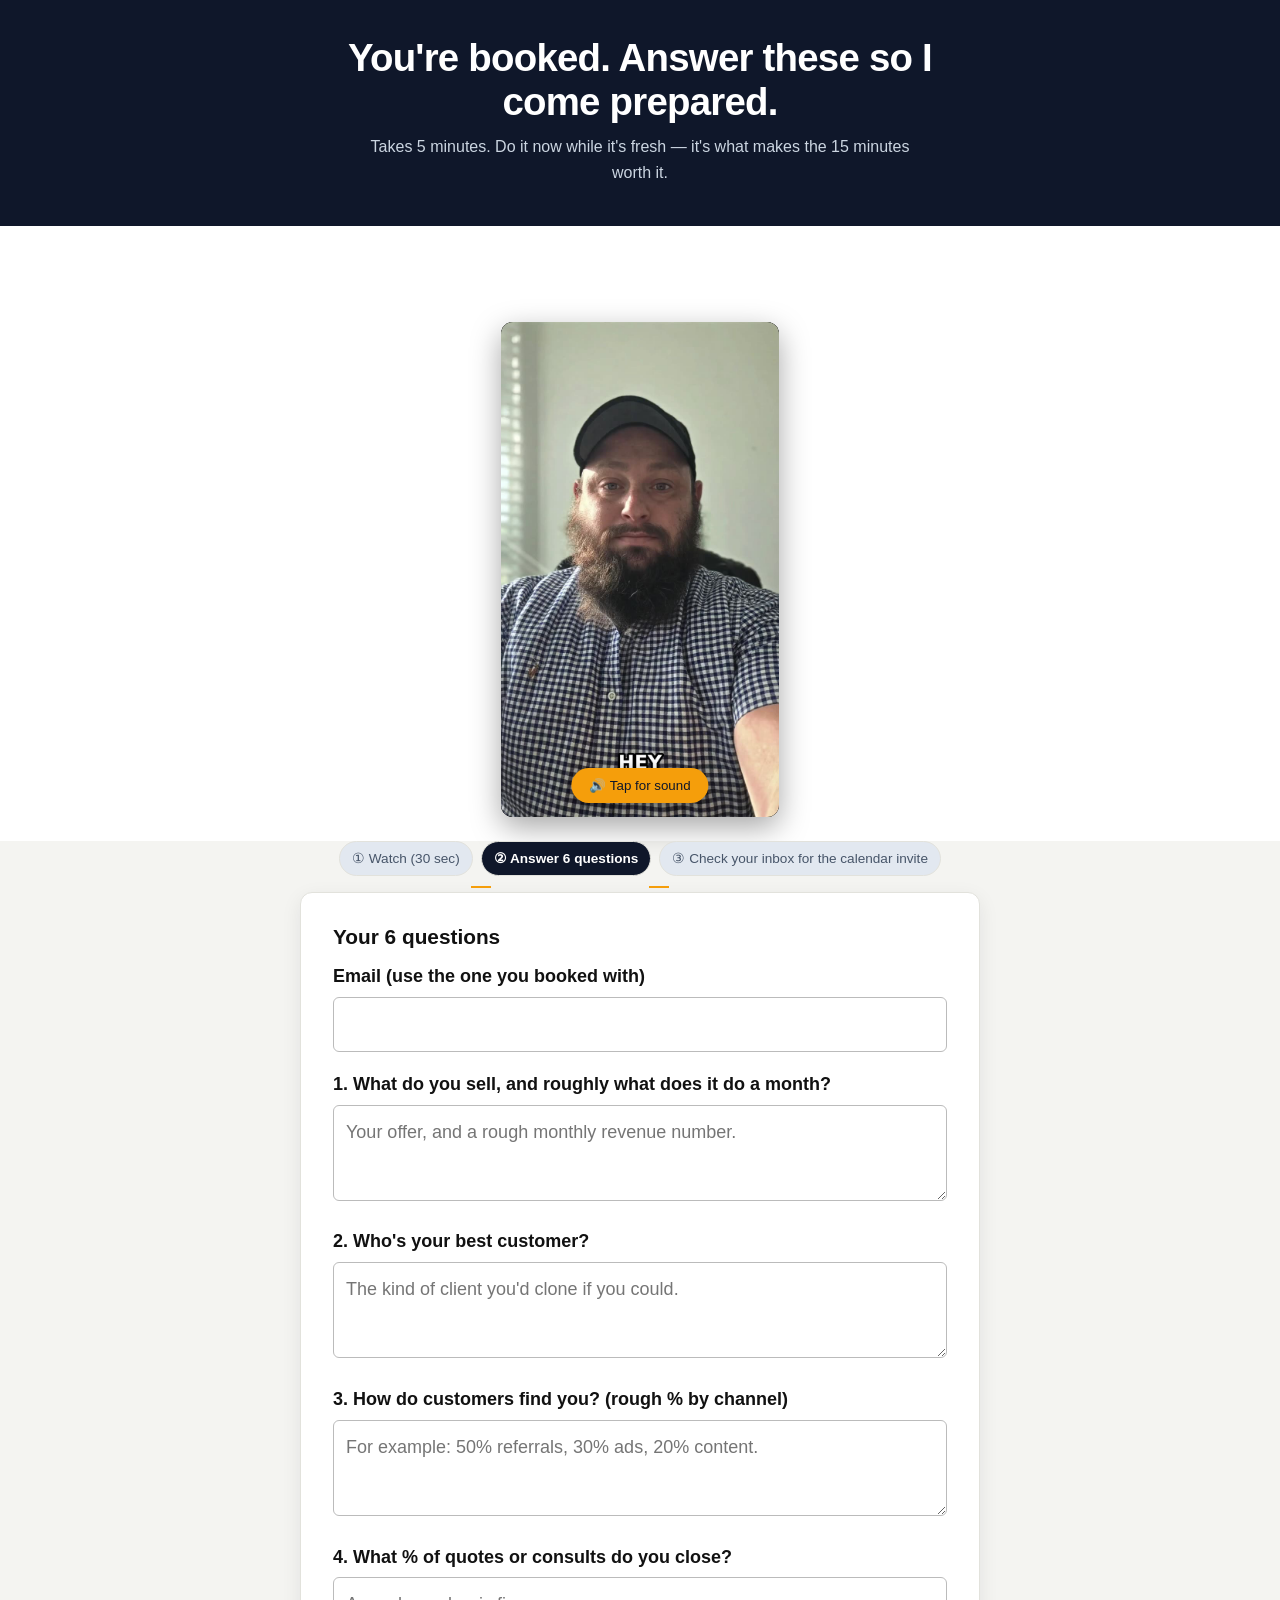
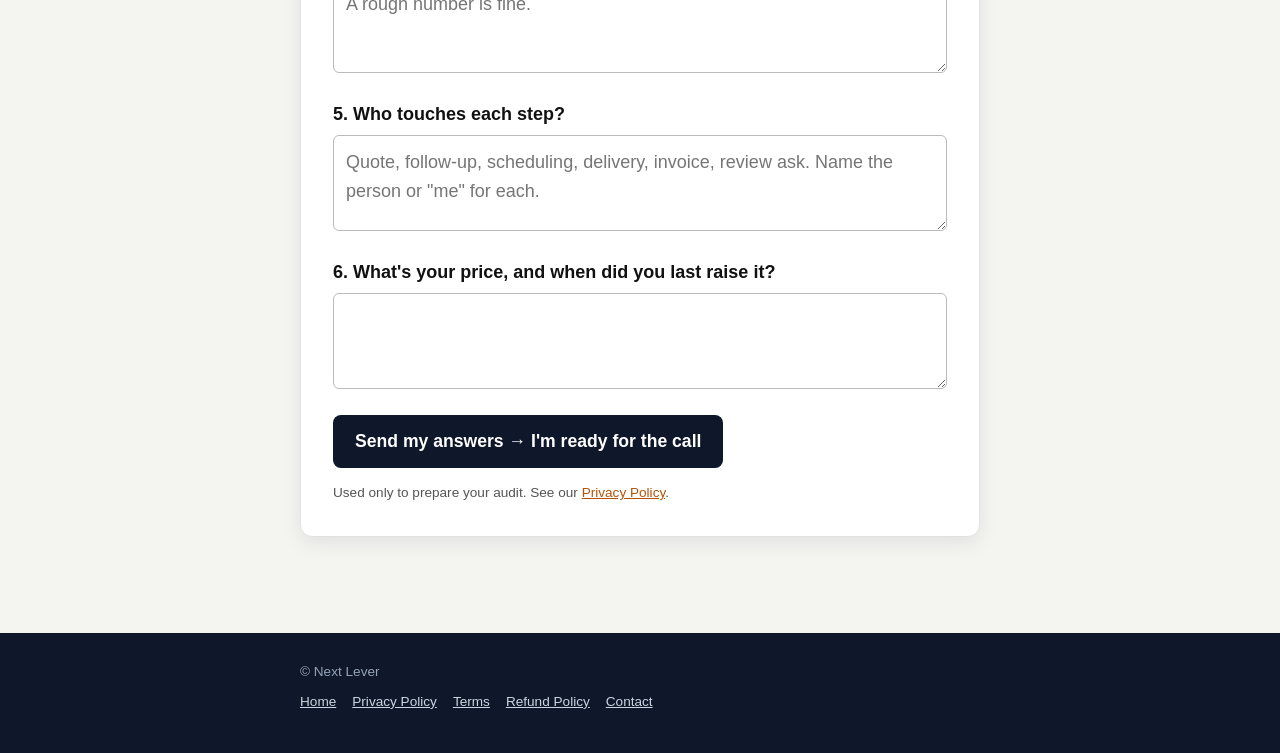
<file: booked.html>
<!doctype html>
<html lang="en">
<head>
<!-- Google tag (gtag.js) -->
<script async src="https://www.googletagmanager.com/gtag/js?id=G-8DXVSVQ9C3"></script>
<script>window.dataLayer=window.dataLayer||[];function gtag(){dataLayer.push(arguments);}gtag('js',new Date());gtag('config','G-8DXVSVQ9C3');</script>

<meta charset="utf-8">
<meta name="viewport" content="width=device-width, initial-scale=1">
<title>You're booked | Next Lever</title>
<meta name="description" content="You're booked. Answer a few questions so Michael comes prepared.">
<meta name="robots" content="noindex">
<link rel="canonical" href="https://nextleverhq.com/booked.html">
<link rel="icon" href="assets/logo.jpg">
<link rel="stylesheet" href="assets/site.css">
<script src="assets/config.js"></script>
<script src="/assets/ga.js"></script>
</head>
<body>
<main>
<section class="page-hero"><div class="wrap">
  <h1>You're booked. Answer these so I come prepared.</h1>
  <p class="booked-sub">Takes 5 minutes. Do it now while it's fresh — it's what makes the 15 minutes worth it.</p>
</div></section>
<section id="booked-video-section"><div class="wrap wide">
  <div class="vsl booked-vsl"><div class="vsl-frame booked-slot" id="booked-video" data-self="1"><video id="booked-vid" autoplay muted playsinline preload="auto" poster="assets/booked-poster.jpg"><source src="assets/booked.mp4" type="video/mp4"></video><button type="button" class="sound-btn" id="booked-play" aria-label="Tap for sound">&#128266; Tap for sound</button></div></div>
</div></section>
<section class="alt"><div class="wrap">
  <ol class="steps" id="booked-steps"><li class="on" data-step="1"><span>①</span> Watch (30 sec)</li><li data-step="2"><span>②</span> Answer 6 questions</li><li data-step="3"><span>③</span> Check your inbox for the calendar invite</li></ol>
  <div class="formcard" style="margin-top:0" id="booked-card">
    <h2 class="form-head">Your 6 questions</h2>
    <form id="booked-form" name="booked" method="POST" action="https://formspree.io/f/mgaakrpk" accept-charset="UTF-8"
          data-endpoint="FORMSPREE_PREP_URL" data-next="booked-thanks.html" data-subject="Booked answers: {email}" data-subject-field="email">
      <input type="hidden" name="_subject" value="Booked answers">
      <input type="hidden" name="source" value="nextleverhq.com booked page">
      <div class="grid" style="grid-template-columns:1fr">
        <div class="field"><label for="email">Email (use the one you booked with)</label><input id="email" name="email" type="email" autocomplete="email" required></div>
      </div>
      <div class="field"><label for="what_you_sell">1. What do you sell, and roughly what does it do a month?</label><textarea class="q" id="what_you_sell" name="what_you_sell" placeholder="Your offer, and a rough monthly revenue number." required></textarea></div>
      <div class="field"><label for="best_customer">2. Who&#x27;s your best customer?</label><textarea class="q" id="best_customer" name="best_customer" placeholder="The kind of client you&#x27;d clone if you could." required></textarea></div>
      <div class="field"><label for="how_found">3. How do customers find you? (rough % by channel)</label><textarea class="q" id="how_found" name="how_found" placeholder="For example: 50% referrals, 30% ads, 20% content." required></textarea></div>
      <div class="field"><label for="close_rate">4. What % of quotes or consults do you close?</label><textarea class="q" id="close_rate" name="close_rate" placeholder="A rough number is fine." required></textarea></div>
      <div class="field"><label for="who_touches">5. Who touches each step?</label><textarea class="q" id="who_touches" name="who_touches" placeholder="Quote, follow-up, scheduling, delivery, invoice, review ask. Name the person or &quot;me&quot; for each." required></textarea></div>
      <div class="field"><label for="price_last_raised">6. What&#x27;s your price, and when did you last raise it?</label><textarea class="q" id="price_last_raised" name="price_last_raised" placeholder="" required></textarea></div>
      <div class="hp" aria-hidden="true">
        <label for="_gotcha">Leave this field empty</label>
        <input id="_gotcha" name="_gotcha" type="text" tabindex="-1" autocomplete="off">
      </div>
      <button class="btn btn-navy" type="submit">Send my answers → I'm ready for the call</button>
      <p class="status" role="status" aria-live="polite"></p>
      <p class="legal">Used only to prepare your audit. See our <a href="privacy.html">Privacy Policy</a>.</p>
    </form>
    <div class="booked-done" id="booked-done" hidden>
      <h2>Got it.</h2>
      <p>See you <span id="booked-when">at your scheduled time</span>. You'll get a calendar invite by email, and a reminder from me an hour before.</p>
      <p><a class="btn btn-navy" id="booked-cal" href="#" target="_blank" rel="noopener">Add to calendar</a></p>
    </div>
  </div>
</div></section>
</main>
<footer><div class="wrap">© Next Lever
  <div class="flinks"><a href="/">Home</a><a href="/privacy">Privacy Policy</a><a href="/terms">Terms</a><a href="/refund-policy">Refund Policy</a><a href="/contact">Contact</a></div>
</div></footer>
<script src="assets/site.js" defer></script>
</body>
</html>
</file>
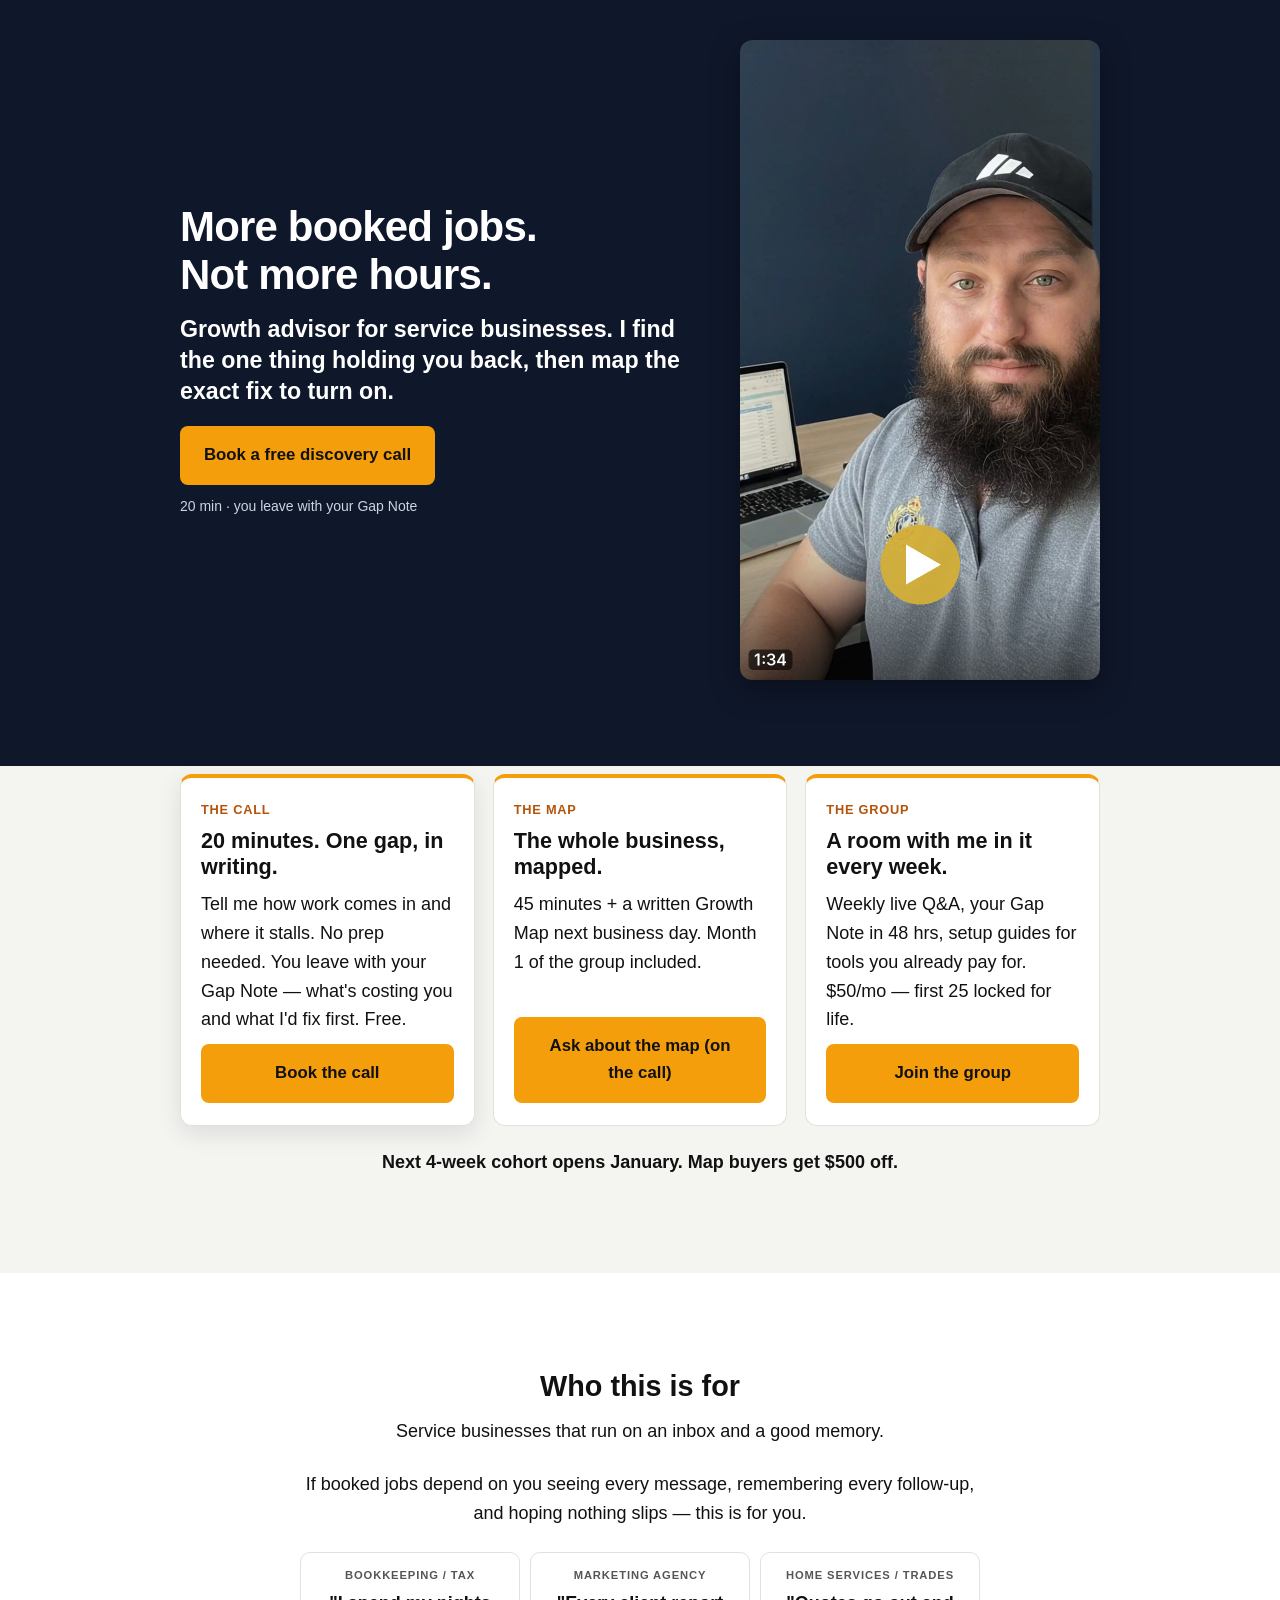
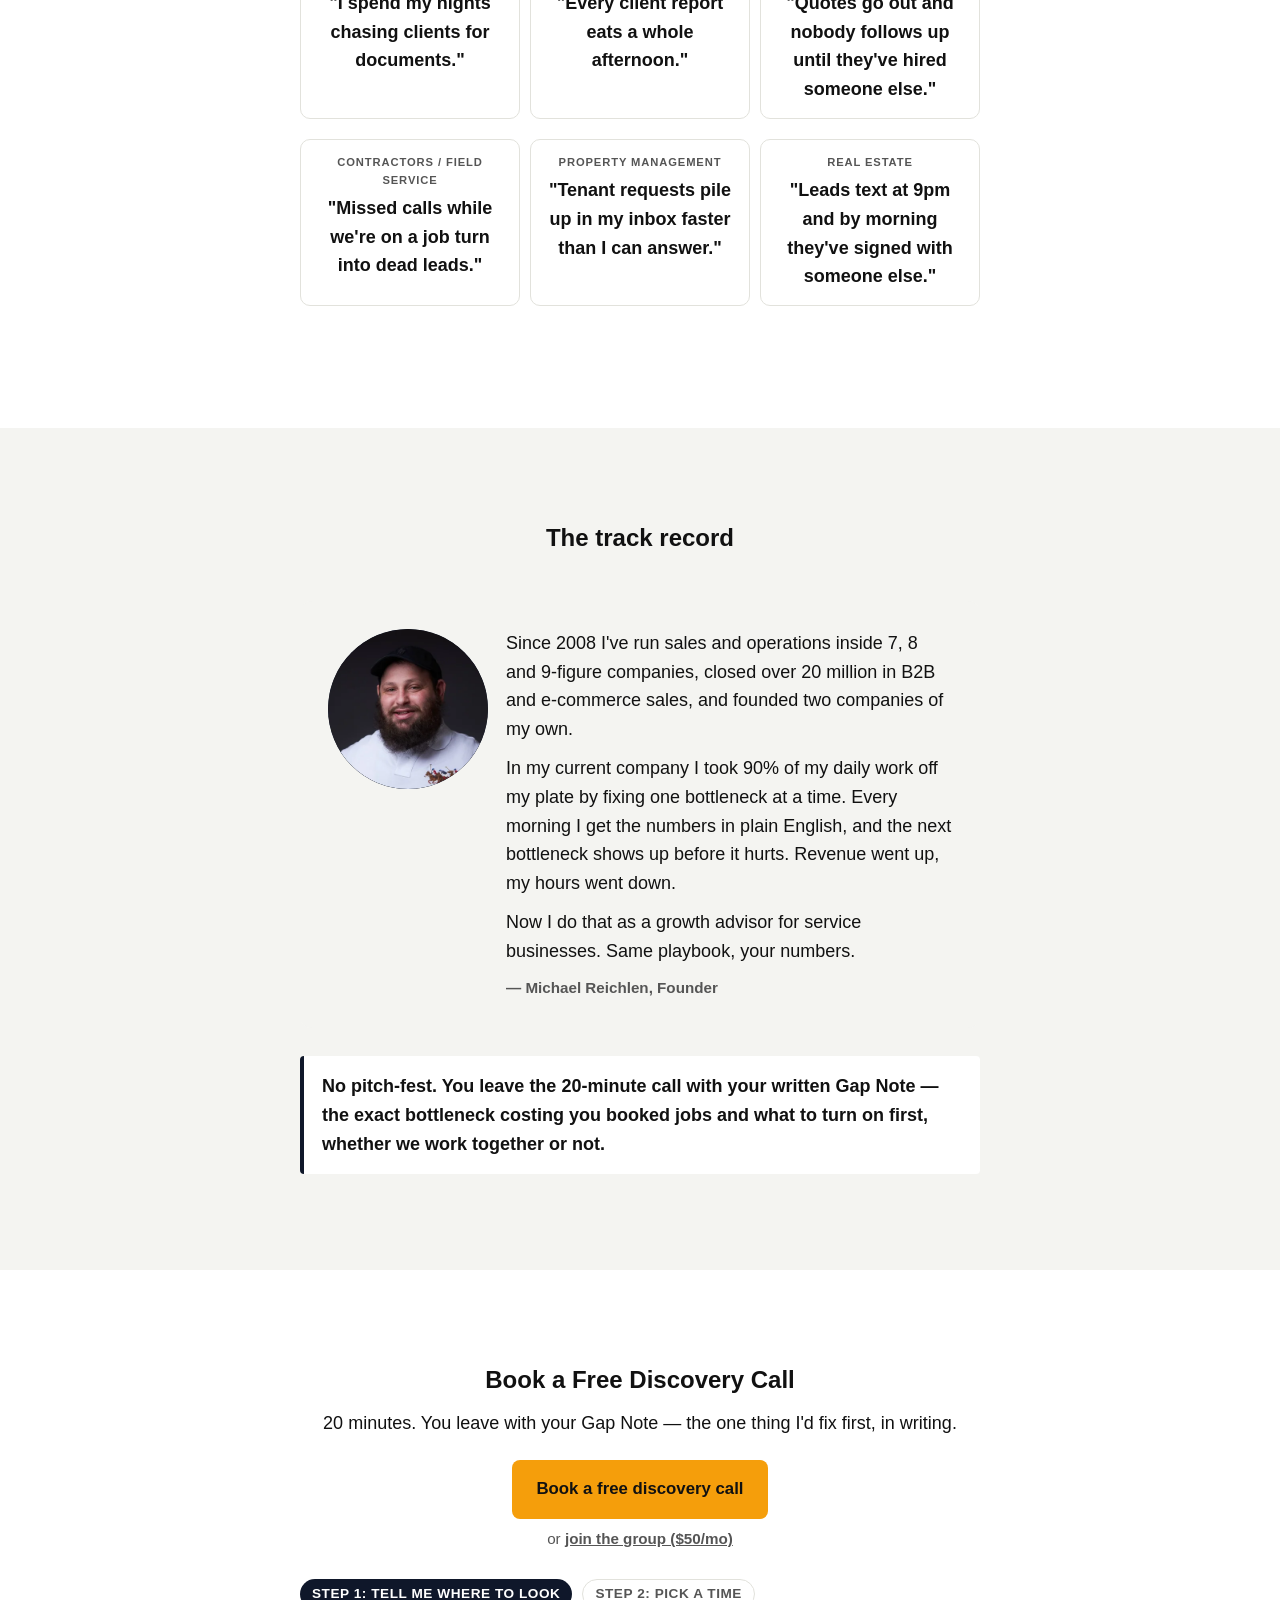
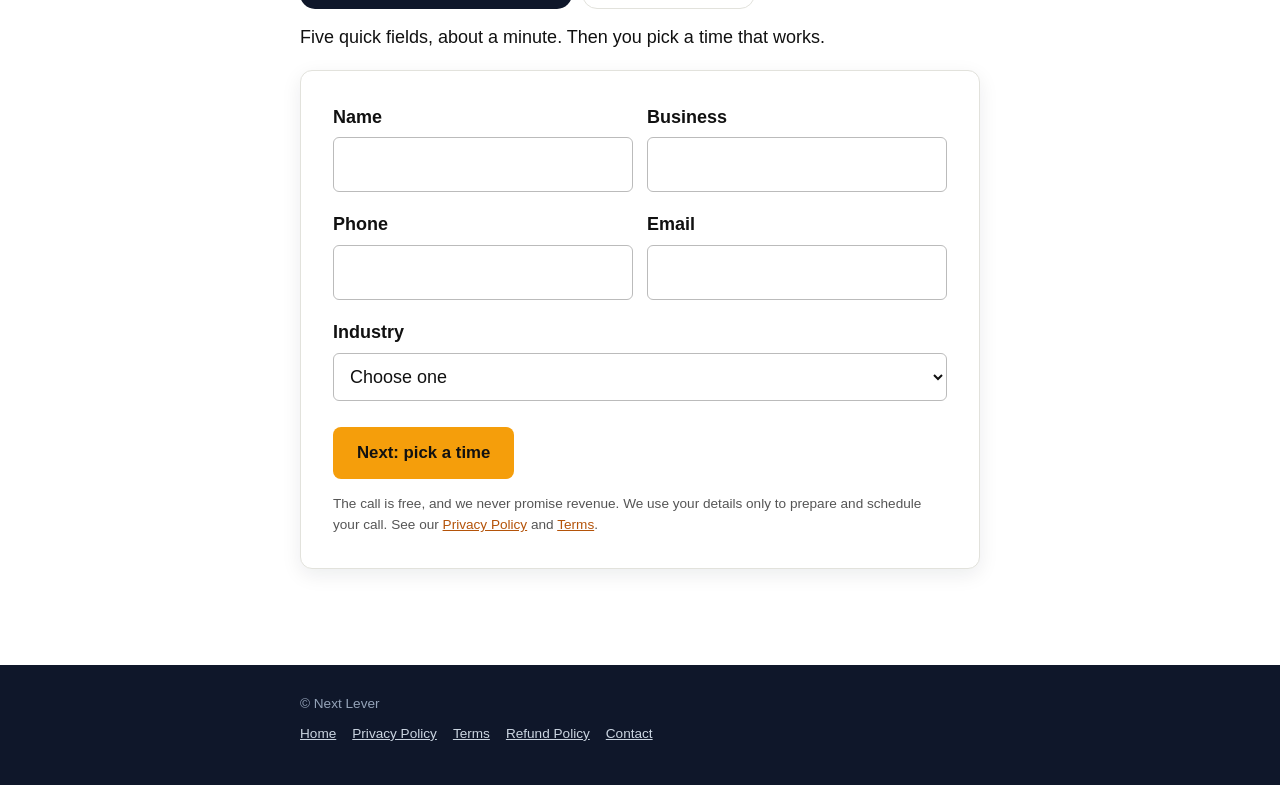
<file: grow.html>
<!doctype html>
<html lang="en">
<head>
<!-- Google tag (gtag.js) -->
<script async src="https://www.googletagmanager.com/gtag/js?id=G-8DXVSVQ9C3"></script>
<script>window.dataLayer=window.dataLayer||[];function gtag(){dataLayer.push(arguments);}gtag('js',new Date());gtag('config','G-8DXVSVQ9C3');</script>

<meta charset="utf-8">
<meta name="viewport" content="width=device-width, initial-scale=1">
<title>More booked jobs. Not more hours. | Next Lever</title>
<meta name="description" content="Growth for service businesses. Book a Free Discovery Call, get a Growth Map, or join the group.">
<link rel="canonical" href="https://nextleverhq.com/grow">
<link rel="icon" href="assets/logo.jpg">
<link rel="stylesheet" href="assets/site.css">
<script src="assets/config.js"></script>
<script src="/assets/ga.js"></script>
<style>
.cta-block{text-align:center}
.cta-block .btn{margin:8px 0 0}
.group-link{margin:8px 0 0;font-size:.95rem;color:var(--muted,#64748b)}
.group-link a{color:inherit;font-weight:700}
#audit{margin-top:28px;text-align:left}
.hero-head{display:flex;flex-direction:column;align-items:center}
.hero-head h1{margin:0}
.grow-vsl{margin:14px auto 0;width:100%;max-width:380px}
.grow-vsl .vsl-frame{aspect-ratio:9/16;border-radius:12px;background:#020617}
.grow-vsl .vsl-frame video{position:absolute;inset:0;width:100%;height:100%;object-fit:contain;display:block;background:#020617}
.hero-cta{margin:4px auto 0}
.cta-sub{margin:8px auto 0;max-width:560px;font-size:14px;color:#cbd5e1;text-align:center}
video.poster-play{cursor:pointer}
.ladder-wrap{padding-top:8px}
.ladder{list-style:none;padding:0;margin:0;display:grid;gap:18px;grid-template-columns:1fr}
.ladder li{background:#fff;border:1px solid var(--line);border-top:4px solid var(--accent);border-radius:12px;padding:22px 20px;margin:0;display:flex;flex-direction:column}
.ladder li.primary{box-shadow:0 8px 24px rgba(15,23,42,.10)}
.ladder .rung{font-weight:800;color:#B45309;font-size:.8rem;letter-spacing:.06em;text-transform:uppercase;margin:0 0 8px}
.ladder h2{margin:0 0 10px;font-size:1.35rem}
.ladder p{margin:0 0 10px}
.ladder .btn{margin-top:auto}
.ladder-note{text-align:center;margin:22px auto 0;max-width:640px;font-weight:600}
@media(max-width:760px){
  .hero{padding:12px 0 16px!important}
  .vsl-line{margin:10px auto 8px}
  .cta-sub{margin:6px auto 0}
  .grow-vsl{margin:8px auto 0;width:auto;max-width:100%;display:flex;justify-content:center}
  .grow-vsl .vsl-frame{width:auto;height:56vh;max-height:56vh;max-width:100%;aspect-ratio:9/16;margin:0 auto}
  .grow-vsl .vsl-frame video{object-fit:cover}
}
@media(min-width:760px){.ladder{grid-template-columns:repeat(3,1fr);align-items:stretch}}
@media(min-width:900px){
  .hero-intro{display:grid;grid-template-columns:minmax(280px,1fr) 360px;column-gap:56px;align-items:center;text-align:left}
  .hero-copy{max-width:560px}
  .hero-head{align-items:flex-start}
  .hero-head h1{text-align:left}
  .vsl-line{margin:14px 0 18px;text-align:left}
  .hero-cta{margin:0}
  .cta-sub{margin:10px 0 0;text-align:left}
  .grow-vsl{margin:0;max-width:360px}
}
</style>
</head>
<body>
<main>

<!-- 1. Hook -->
<section class="hero">
  <div class="wrap wide vsl-top">
    <div class="hero-intro">
      <div class="hero-copy">
      <div class="hero-head">
        <h1>More booked jobs.<br>Not more hours.</h1>
      </div>
      <p class="vsl-line">Growth advisor for service businesses. I find the one thing holding you back, then map the exact fix to turn on.</p>
      <a class="btn hero-cta" href="#audit">Book a free discovery call</a>
      <p class="cta-sub">20 min · you leave with your Gap Note</p>
      </div>
      <div class="vsl grow-vsl"><div class="vsl-frame"><video class="poster-play" tabindex="0" playsinline preload="none" poster="assets/grow-vsl-v2-poster.jpg?v=3" width="720" height="1280" aria-label="More booked jobs, not more hours. 1-minute 39-second video with captions"><source src="assets/grow-vsl-v2-9x16.mp4" type="video/mp4"></video></div></div>
    </div>
  </div>
</section>


<!-- 2. Ladder offer blocks (t115u) -->
<section class="alt ladder-wrap" id="offers">
  <div class="wrap wide">
    <ul class="ladder">
      <li class="primary">
        <div class="rung">The Call</div>
        <h2>20 minutes. One gap, in writing.</h2>
        <p>Tell me how work comes in and where it stalls. No prep needed. You leave with your Gap Note — what's costing you and what I'd fix first. Free.</p>
        <a class="btn" href="#audit">Book the call</a>
      </li>
      <li>
        <div class="rung">The Map</div>
        <h2>The whole business, mapped.</h2>
        <p>45 minutes + a written Growth Map next business day. Month 1 of the group included.</p>
        <a class="btn" href="#audit">Ask about the map (on the call)</a>
      </li>
      <li id="join-the-group">
        <div class="rung">The Group</div>
        <h2>A room with me in it every week.</h2>
        <p>Weekly live Q&amp;A, your Gap Note in 48 hrs, setup guides for tools you already pay for. $50/mo — first 25 locked for life.</p>
        <a class="btn" href="https://www.skool.com/next-lever-growth-7028/about" target="_blank" rel="noopener">Join the group</a>
      </li>
    </ul>
    <p class="ladder-note">Next 4-week cohort opens January. Map buyers get $500 off.</p>
  </div>
</section>

<!-- 3. Who it's for -->
<section>
  <div class="wrap week">
    <h2>Who this is for</h2>
    <p>Service businesses that run on an inbox and a good memory.</p>
    <p>If booked jobs depend on you seeing every message, remembering every follow-up, and hoping nothing slips — this is for you.</p>
    <ul class="pains">
      <li><span class="nic">Bookkeeping / tax</span>"I spend my nights chasing clients for documents."</li>
      <li><span class="nic">Marketing agency</span>"Every client report eats a whole afternoon."</li>
      <li><span class="nic">Home services / trades</span>"Quotes go out and nobody follows up until they've hired someone else."</li>
      <li><span class="nic">Contractors / field service</span>"Missed calls while we're on a job turn into dead leads."</li>
      <li><span class="nic">Property management</span>"Tenant requests pile up in my inbox faster than I can answer."</li>
      <li><span class="nic">Real estate</span>"Leads text at 9pm and by morning they've signed with someone else."</li>
    </ul>
  </div>
</section>

<!-- 4. Proof -->
<section class="alt">
  <div class="wrap">
    <h2 class="center">The track record</h2>
    <div class="founder-box"><div class="headshot" style="position:relative;display:flex;align-items:center;justify-content:center;background:#0F172A;color:#F59E0B;font-weight:800;font-size:64px">M<picture><source srcset="assets/founder.webp" type="image/webp"><img style="position:absolute;inset:0;width:100%;height:100%;object-fit:cover;object-position:50% 50%;border-radius:50%" src="assets/founder.jpg" alt="Michael Reichlen, founder of Next Lever" width="400" height="400"></picture></div><div>
      <p style="margin:0 0 10px">Since 2008 I've run sales and operations inside 7, 8 and 9-figure companies, closed over 20 million in B2B and e-commerce sales, and founded two companies of my own.</p>
      <p style="margin:0 0 10px">In my current company I took 90% of my daily work off my plate by fixing one bottleneck at a time. Every morning I get the numbers in plain English, and the next bottleneck shows up before it hurts. Revenue went up, my hours went down.</p>
      <p style="margin:0 0 10px">Now I do that as a growth advisor for service businesses. Same playbook, your numbers.</p>
      <p class="attr">— Michael Reichlen, Founder</p>
    </div></div>
    <blockquote style="margin-top:28px">No pitch-fest. You leave the 20-minute call with your written Gap Note — the exact bottleneck costing you booked jobs and what to turn on first, whether we work together or not.</blockquote>
  </div>
</section>

<!-- 5. CTA -->
<section id="booking-form">
  <div class="wrap cta-block">
    <h2>Book a Free Discovery Call</h2>
    <p>20 minutes. You leave with your Gap Note — the one thing I'd fix first, in writing.</p>
    <a class="btn" href="#audit">Book a free discovery call</a>
    <p class="group-link">or <a href="https://www.skool.com/next-lever-growth-7028/about" target="_blank" rel="noopener">join the group ($50/mo)</a></p>

    <div id="audit">
    <div class="stepper" aria-label="Two steps"><span class="on">Step 1: tell me where to look</span><span class="off">Step 2: pick a time</span></div>
    <p>Five quick fields, about a minute. Then you pick a time that works.</p>
    <div class="formcard">
    <form id="lead-form" name="audit-request" method="POST" action="https://formspree.io/f/xoeedype" accept-charset="UTF-8"
          data-endpoint="FORMSPREE_LEAD_URL" data-next="thank-you.html" data-subject="New audit request: {business}" data-subject-field="business">
      <input type="hidden" name="_subject" value="New audit request">
      <input type="hidden" name="source" value="nextleverhq.com landing page">
      <div class="grid">
        <div class="field"><label for="name">Name</label><input id="name" name="name" type="text" autocomplete="name" required></div>
        <div class="field"><label for="business">Business</label><input id="business" name="business" type="text" autocomplete="organization" required></div>
        <div class="field"><label for="phone">Phone</label><input id="phone" name="phone" type="tel" autocomplete="tel" inputmode="tel" required></div>
        <div class="field"><label for="email">Email</label><input id="email" name="email" type="email" autocomplete="email" required></div>
      </div>

      <div class="field"><label for="industry">Industry</label><select id="industry" name="industry" required>
        <option value="" selected disabled>Choose one</option>
        <option>Lending</option><option>Bookkeeping / tax</option><option>Marketing agency</option><option>Home services / trades</option><option>Contractors / field service</option><option>Property management</option><option>Real estate</option><option>Car service</option><option>Other</option>
      </select></div>

      <div class="hp" aria-hidden="true">
        <label for="_gotcha">Leave this field empty</label>
        <input id="_gotcha" name="_gotcha" type="text" tabindex="-1" autocomplete="off">
      </div>

      <button class="btn" type="submit">Next: pick a time</button>
      <p class="status" role="status" aria-live="polite"></p>
      <p class="legal">The call is free, and we never promise revenue. We use your details only to prepare and schedule your call. See our <a href="privacy.html">Privacy Policy</a> and <a href="terms.html">Terms</a>.</p>
    </form>
    </div>
    </div>
  </div>
</section>

</main>
<footer><div class="wrap">© Next Lever
  <div class="flinks"><a href="/">Home</a><a href="/privacy">Privacy Policy</a><a href="/terms">Terms</a><a href="/refund-policy">Refund Policy</a><a href="/contact">Contact</a></div>
</div></footer>
<script src="assets/site.js" defer></script>
<script>document.querySelectorAll("video.poster-play").forEach(function(v){function go(e){if(v.controls)return;if(e.type==="keydown"&&e.key!=="Enter"&&e.key!==" ")return;e.preventDefault();v.controls=true;v.muted=false;v.play();}v.addEventListener("click",go);v.addEventListener("keydown",go);});</script>
</body>
</html>
</file>
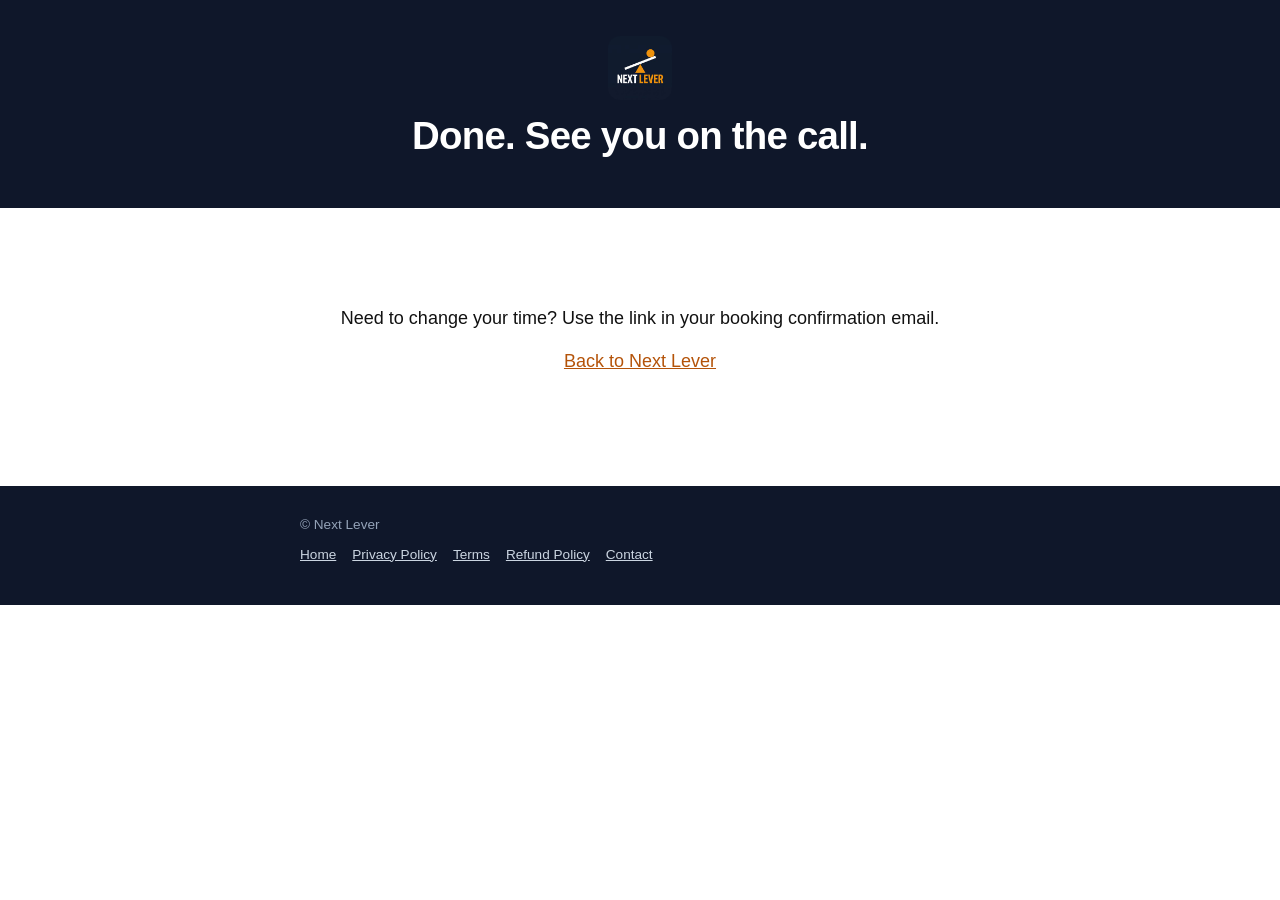
<file: prep-thanks.html>
<!doctype html>
<html lang="en"><head>
<!-- Google tag (gtag.js) -->
<script async src="https://www.googletagmanager.com/gtag/js?id=G-8DXVSVQ9C3"></script>
<script>window.dataLayer=window.dataLayer||[];function gtag(){dataLayer.push(arguments);}gtag('js',new Date());gtag('config','G-8DXVSVQ9C3');</script>
<meta charset="utf-8"><title>Next Lever</title>
<meta name="robots" content="noindex">
<link rel="canonical" href="https://nextleverhq.com/booked-thanks.html">
<meta http-equiv="refresh" content="0; url=booked-thanks.html">
<script>location.replace('booked-thanks.html');</script>
<script src="/assets/ga.js"></script>
</head><body>
<p><a href="booked-thanks.html">Continue</a></p>
<footer><div class="wrap">© Next Lever
  <div class="flinks"><a href="/">Home</a><a href="/privacy">Privacy Policy</a><a href="/terms">Terms</a><a href="/refund-policy">Refund Policy</a><a href="/contact">Contact</a></div>
</div></footer>
</body></html>
</file>
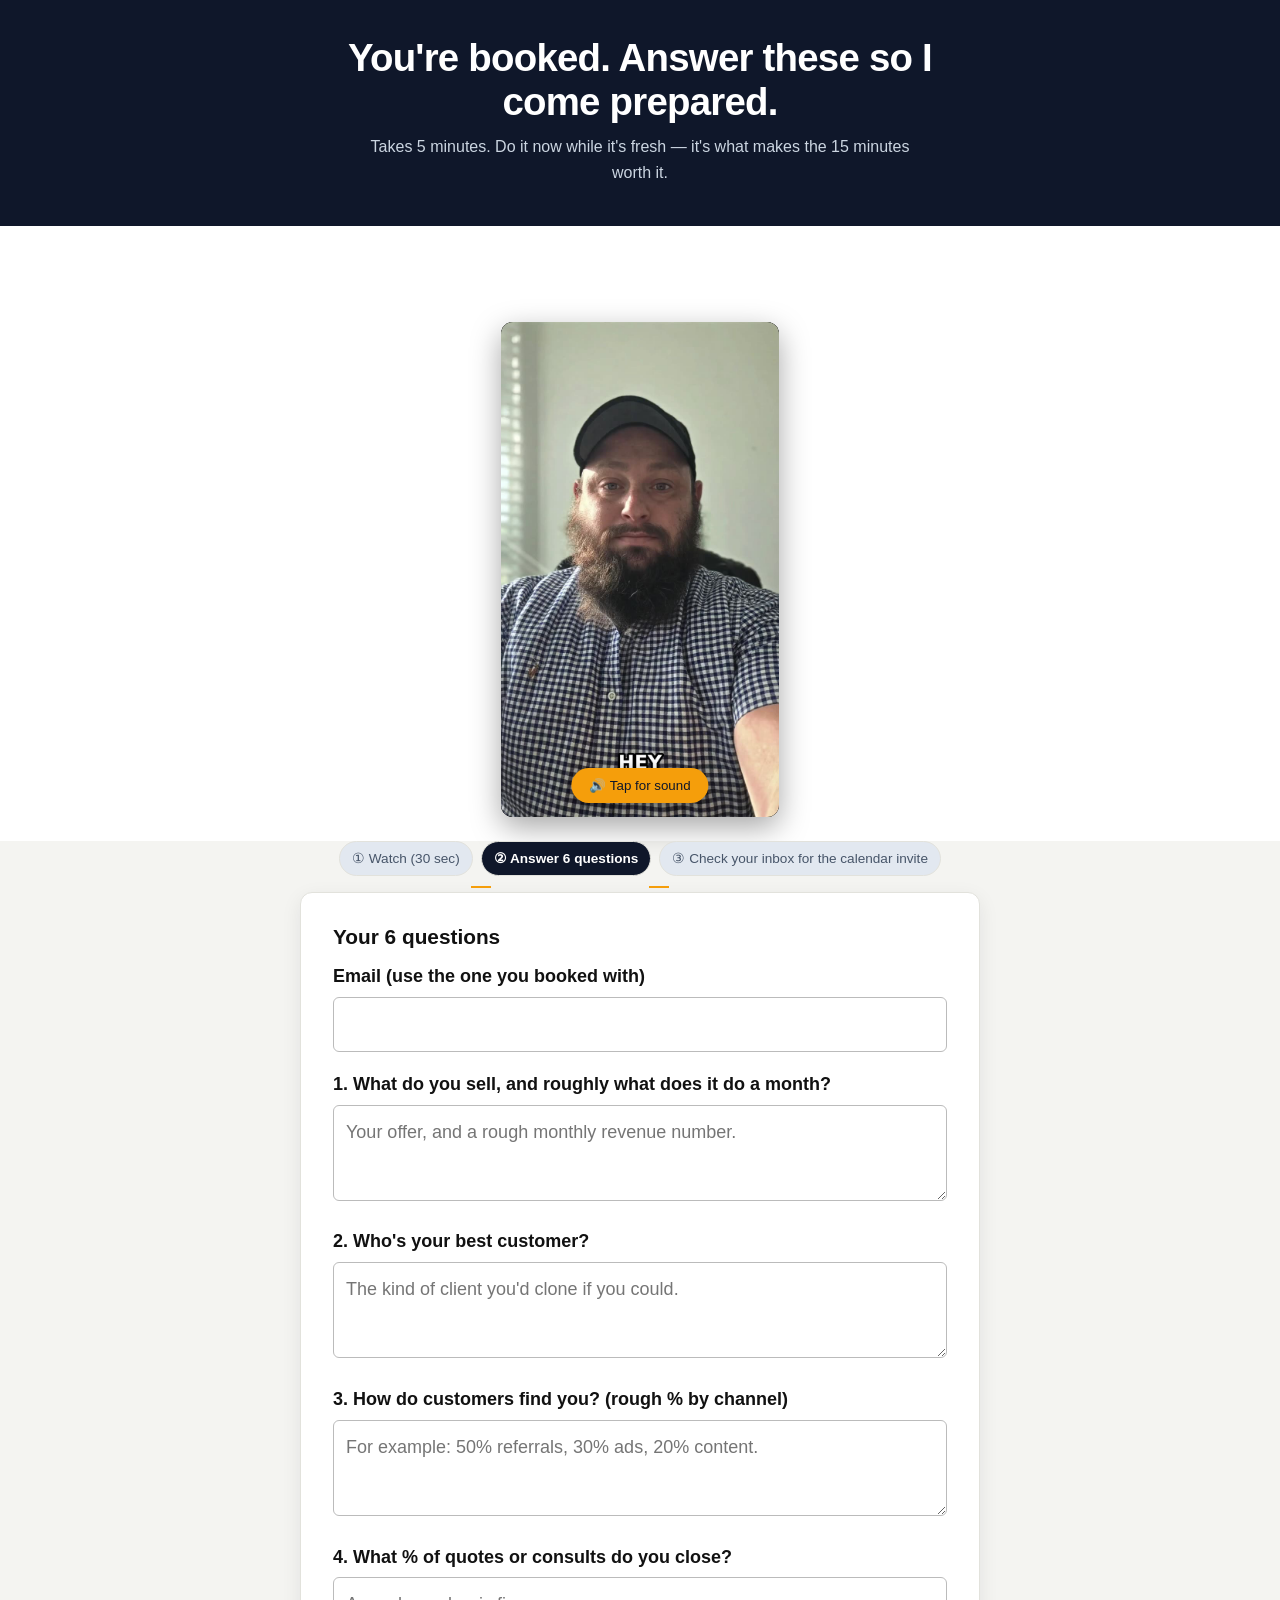
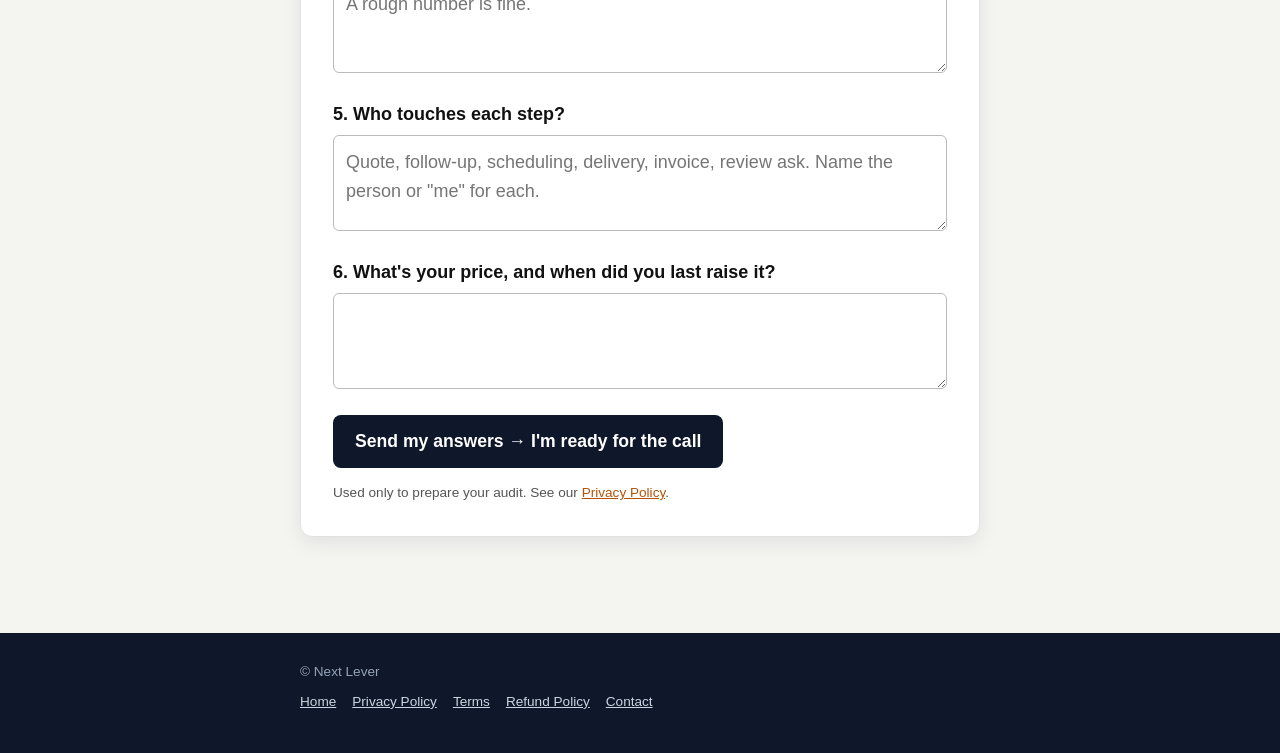
<file: prep.html>
<!doctype html>
<html lang="en"><head>
<!-- Google tag (gtag.js) -->
<script async src="https://www.googletagmanager.com/gtag/js?id=G-8DXVSVQ9C3"></script>
<script>window.dataLayer=window.dataLayer||[];function gtag(){dataLayer.push(arguments);}gtag('js',new Date());gtag('config','G-8DXVSVQ9C3');</script>
<meta charset="utf-8"><title>Next Lever</title>
<meta name="robots" content="noindex">
<link rel="canonical" href="https://nextleverhq.com/booked.html">
<meta http-equiv="refresh" content="0; url=booked.html">
<script>location.replace('booked.html');</script>
<script src="/assets/ga.js"></script>
</head><body>
<p><a href="booked.html">Continue</a></p>
<footer><div class="wrap">© Next Lever
  <div class="flinks"><a href="/">Home</a><a href="/privacy">Privacy Policy</a><a href="/terms">Terms</a><a href="/refund-policy">Refund Policy</a><a href="/contact">Contact</a></div>
</div></footer>
</body></html>
</file>
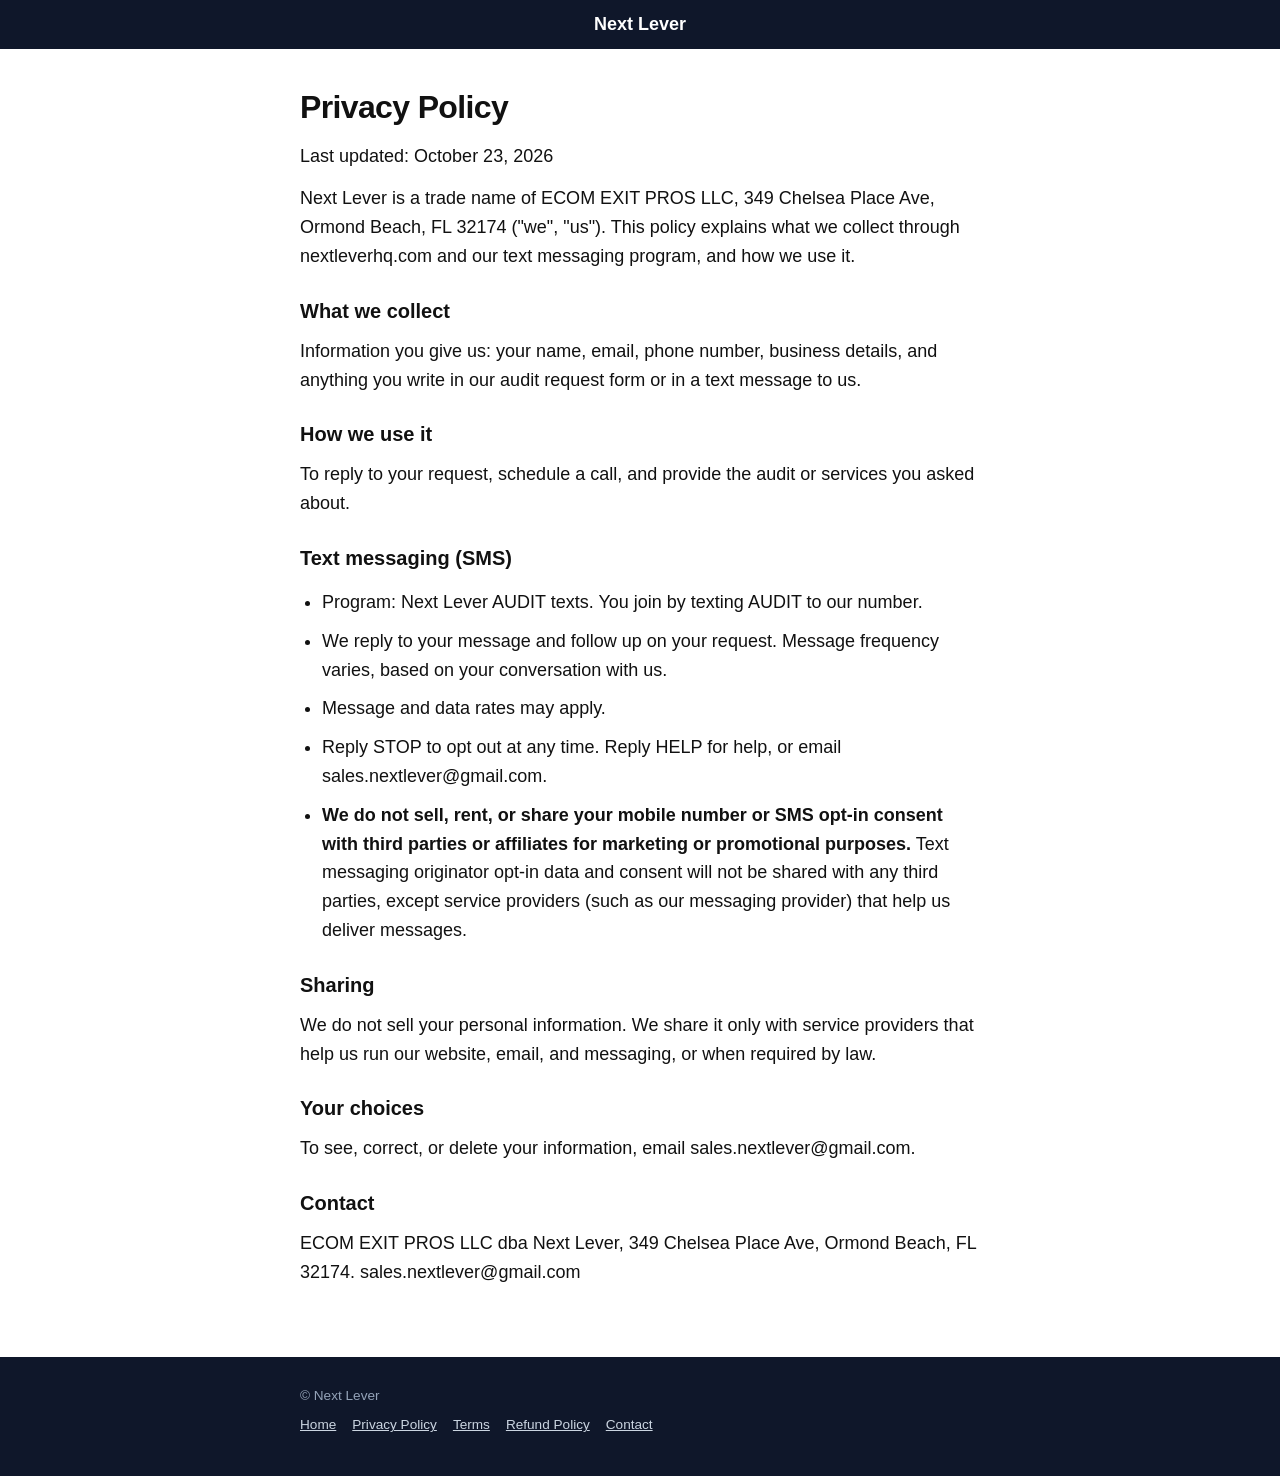
<file: privacy.html>
<!doctype html>
<html lang="en">
<head>
<!-- Google tag (gtag.js) -->
<script async src="https://www.googletagmanager.com/gtag/js?id=G-8DXVSVQ9C3"></script>
<script>window.dataLayer=window.dataLayer||[];function gtag(){dataLayer.push(arguments);}gtag('js',new Date());gtag('config','G-8DXVSVQ9C3');</script>

<meta charset="utf-8">
<meta name="viewport" content="width=device-width, initial-scale=1">
<title>Privacy Policy | Next Lever</title>
<meta name="description" content="Privacy Policy for Next Lever (nextleverhq.com).">
<link rel="canonical" href="https://nextleverhq.com/privacy.html">
<link rel="icon" href="assets/logo.jpg">
<link rel="stylesheet" href="assets/site.css">
<script src="assets/config.js"></script>
<script src="/assets/ga.js"></script>
</head>
<body>
<header class="topbar"><a href="/">Next Lever</a></header>
<main class="legalpage"><div class="wrap">
<h1>Privacy Policy</h1>
<p>Last updated: October 23, 2026</p>
<p>Next Lever is a trade name of ECOM EXIT PROS LLC, 349 Chelsea Place Ave, Ormond Beach, FL 32174 ("we", "us"). This policy explains what we collect through nextleverhq.com and our text messaging program, and how we use it.</p>
<h2>What we collect</h2>
<p>Information you give us: your name, email, phone number, business details, and anything you write in our audit request form or in a text message to us.</p>
<h2>How we use it</h2>
<p>To reply to your request, schedule a call, and provide the audit or services you asked about.</p>
<h2>Text messaging (SMS)</h2>
<ul>
<li>Program: Next Lever AUDIT texts. You join by texting AUDIT to our number.</li>
<li>We reply to your message and follow up on your request. Message frequency varies, based on your conversation with us.</li>
<li>Message and data rates may apply.</li>
<li>Reply STOP to opt out at any time. Reply HELP for help, or email sales.nextlever@gmail.com.</li>
<li><strong>We do not sell, rent, or share your mobile number or SMS opt-in consent with third parties or affiliates for marketing or promotional purposes.</strong> Text messaging originator opt-in data and consent will not be shared with any third parties, except service providers (such as our messaging provider) that help us deliver messages.</li>
</ul>
<h2>Sharing</h2>
<p>We do not sell your personal information. We share it only with service providers that help us run our website, email, and messaging, or when required by law.</p>
<h2>Your choices</h2>
<p>To see, correct, or delete your information, email sales.nextlever@gmail.com.</p>
<h2>Contact</h2>
<p>ECOM EXIT PROS LLC dba Next Lever, 349 Chelsea Place Ave, Ormond Beach, FL 32174. sales.nextlever@gmail.com</p>

</div></main>
<footer><div class="wrap">© Next Lever
  <div class="flinks"><a href="/">Home</a><a href="/privacy">Privacy Policy</a><a href="/terms">Terms</a><a href="/refund-policy">Refund Policy</a><a href="/contact">Contact</a></div>
</div></footer>
<script src="assets/site.js" defer></script>
</body>
</html>
</file>
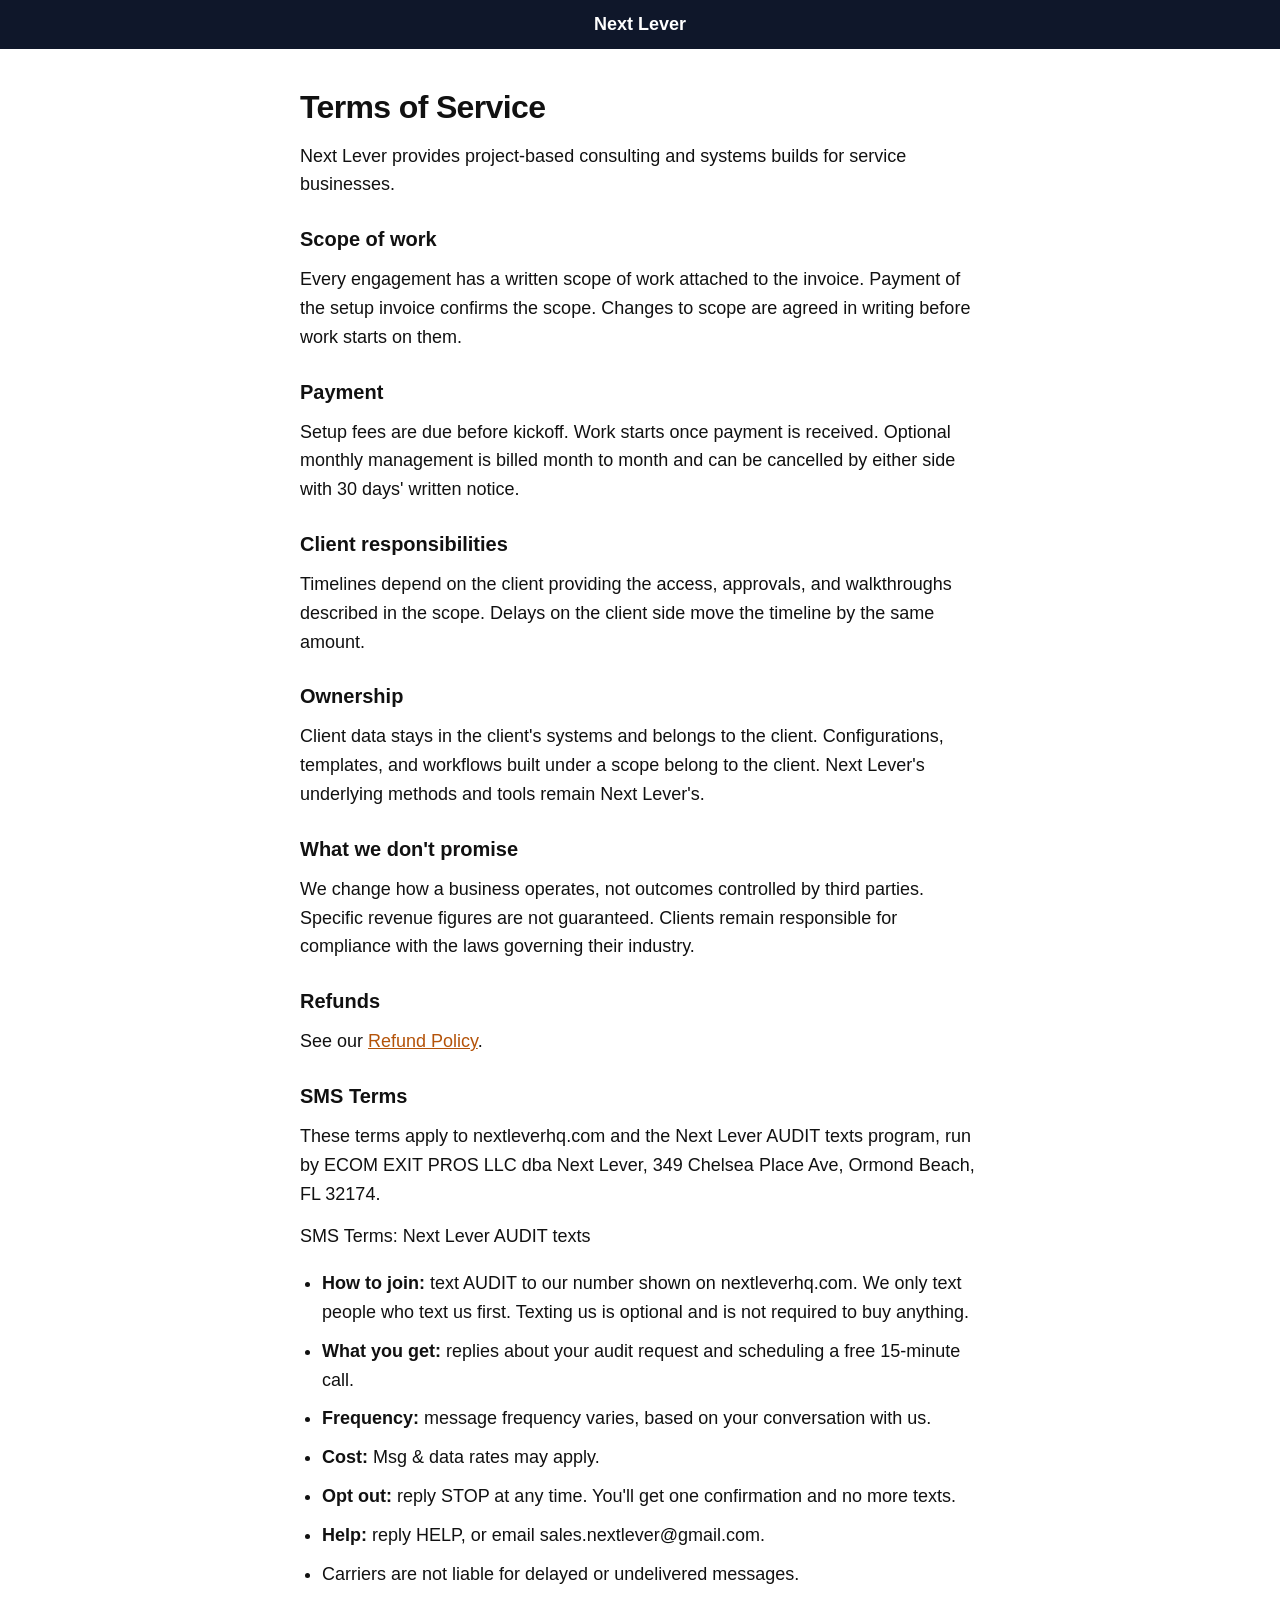
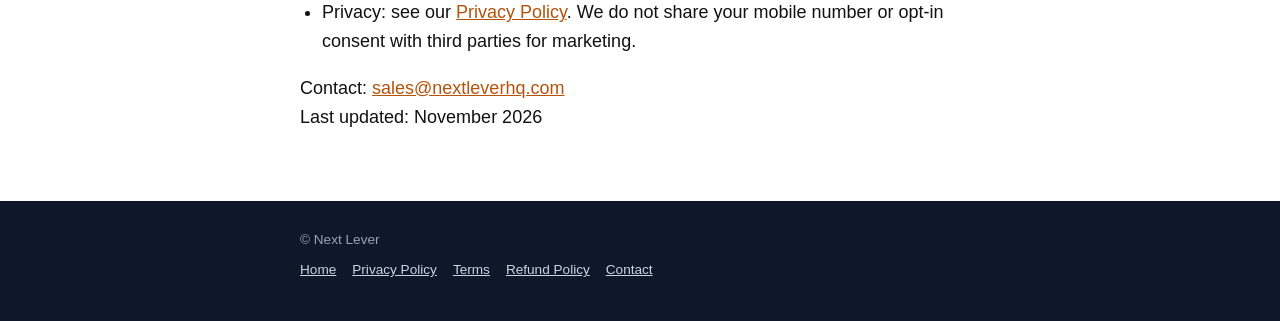
<file: terms.html>
<!doctype html>
<html lang="en">
<head>
<!-- Google tag (gtag.js) -->
<script async src="https://www.googletagmanager.com/gtag/js?id=G-8DXVSVQ9C3"></script>
<script>window.dataLayer=window.dataLayer||[];function gtag(){dataLayer.push(arguments);}gtag('js',new Date());gtag('config','G-8DXVSVQ9C3');</script>

<meta charset="utf-8">
<meta name="viewport" content="width=device-width, initial-scale=1">
<title>Terms of Service | Next Lever</title>
<meta name="description" content="Terms of Service for Next Lever (nextleverhq.com).">
<link rel="canonical" href="https://nextleverhq.com/terms">
<link rel="icon" href="/assets/logo.jpg">
<link rel="stylesheet" href="/assets/site.css">
<script src="/assets/config.js"></script>
<script src="/assets/ga.js"></script>
</head>
<body>
<header class="topbar"><a href="/">Next Lever</a></header>
<main class="legalpage"><div class="wrap">
<h1>Terms of Service</h1>
<p>Next Lever provides project-based consulting and systems builds for service businesses.</p>
<h2>Scope of work</h2>
<p>Every engagement has a written scope of work attached to the invoice. Payment of the setup invoice confirms the scope. Changes to scope are agreed in writing before work starts on them.</p>
<h2>Payment</h2>
<p>Setup fees are due before kickoff. Work starts once payment is received. Optional monthly management is billed month to month and can be cancelled by either side with 30 days' written notice.</p>
<h2>Client responsibilities</h2>
<p>Timelines depend on the client providing the access, approvals, and walkthroughs described in the scope. Delays on the client side move the timeline by the same amount.</p>
<h2>Ownership</h2>
<p>Client data stays in the client's systems and belongs to the client. Configurations, templates, and workflows built under a scope belong to the client. Next Lever's underlying methods and tools remain Next Lever's.</p>
<h2>What we don't promise</h2>
<p>We change how a business operates, not outcomes controlled by third parties. Specific revenue figures are not guaranteed. Clients remain responsible for compliance with the laws governing their industry.</p>
<h2>Refunds</h2>
<p>See our <a href="/refund-policy">Refund Policy</a>.</p>
<h2>SMS Terms</h2>
<p>These terms apply to nextleverhq.com and the Next Lever AUDIT texts program, run by ECOM EXIT PROS LLC dba Next Lever, 349 Chelsea Place Ave, Ormond Beach, FL 32174.</p>
<p>SMS Terms: Next Lever AUDIT texts</p>
<ul>
<li><strong>How to join:</strong> text AUDIT to our number shown on nextleverhq.com. We only text people who text us first. Texting us is optional and is not required to buy anything.</li>
<li><strong>What you get:</strong> replies about your audit request and scheduling a free 15-minute call.</li>
<li><strong>Frequency:</strong> message frequency varies, based on your conversation with us.</li>
<li><strong>Cost:</strong> Msg &amp; data rates may apply.</li>
<li><strong>Opt out:</strong> reply STOP at any time. You'll get one confirmation and no more texts.</li>
<li><strong>Help:</strong> reply HELP, or email sales.nextlever@gmail.com.</li>
<li>Carriers are not liable for delayed or undelivered messages.</li>
<li>Privacy: see our <a href="/privacy">Privacy Policy</a>. We do not share your mobile number or opt-in consent with third parties for marketing.</li>
</ul>
<p>Contact: <a href="mailto:sales@nextleverhq.com">sales@nextleverhq.com</a><br>Last updated: November 2026</p>
</div></main>
<footer><div class="wrap">© Next Lever
  <div class="flinks"><a href="/">Home</a><a href="/privacy">Privacy Policy</a><a href="/terms">Terms</a><a href="/refund-policy">Refund Policy</a><a href="/contact">Contact</a></div>
</div></footer>
<script src="/assets/site.js" defer></script>
</body>
</html>
</file>
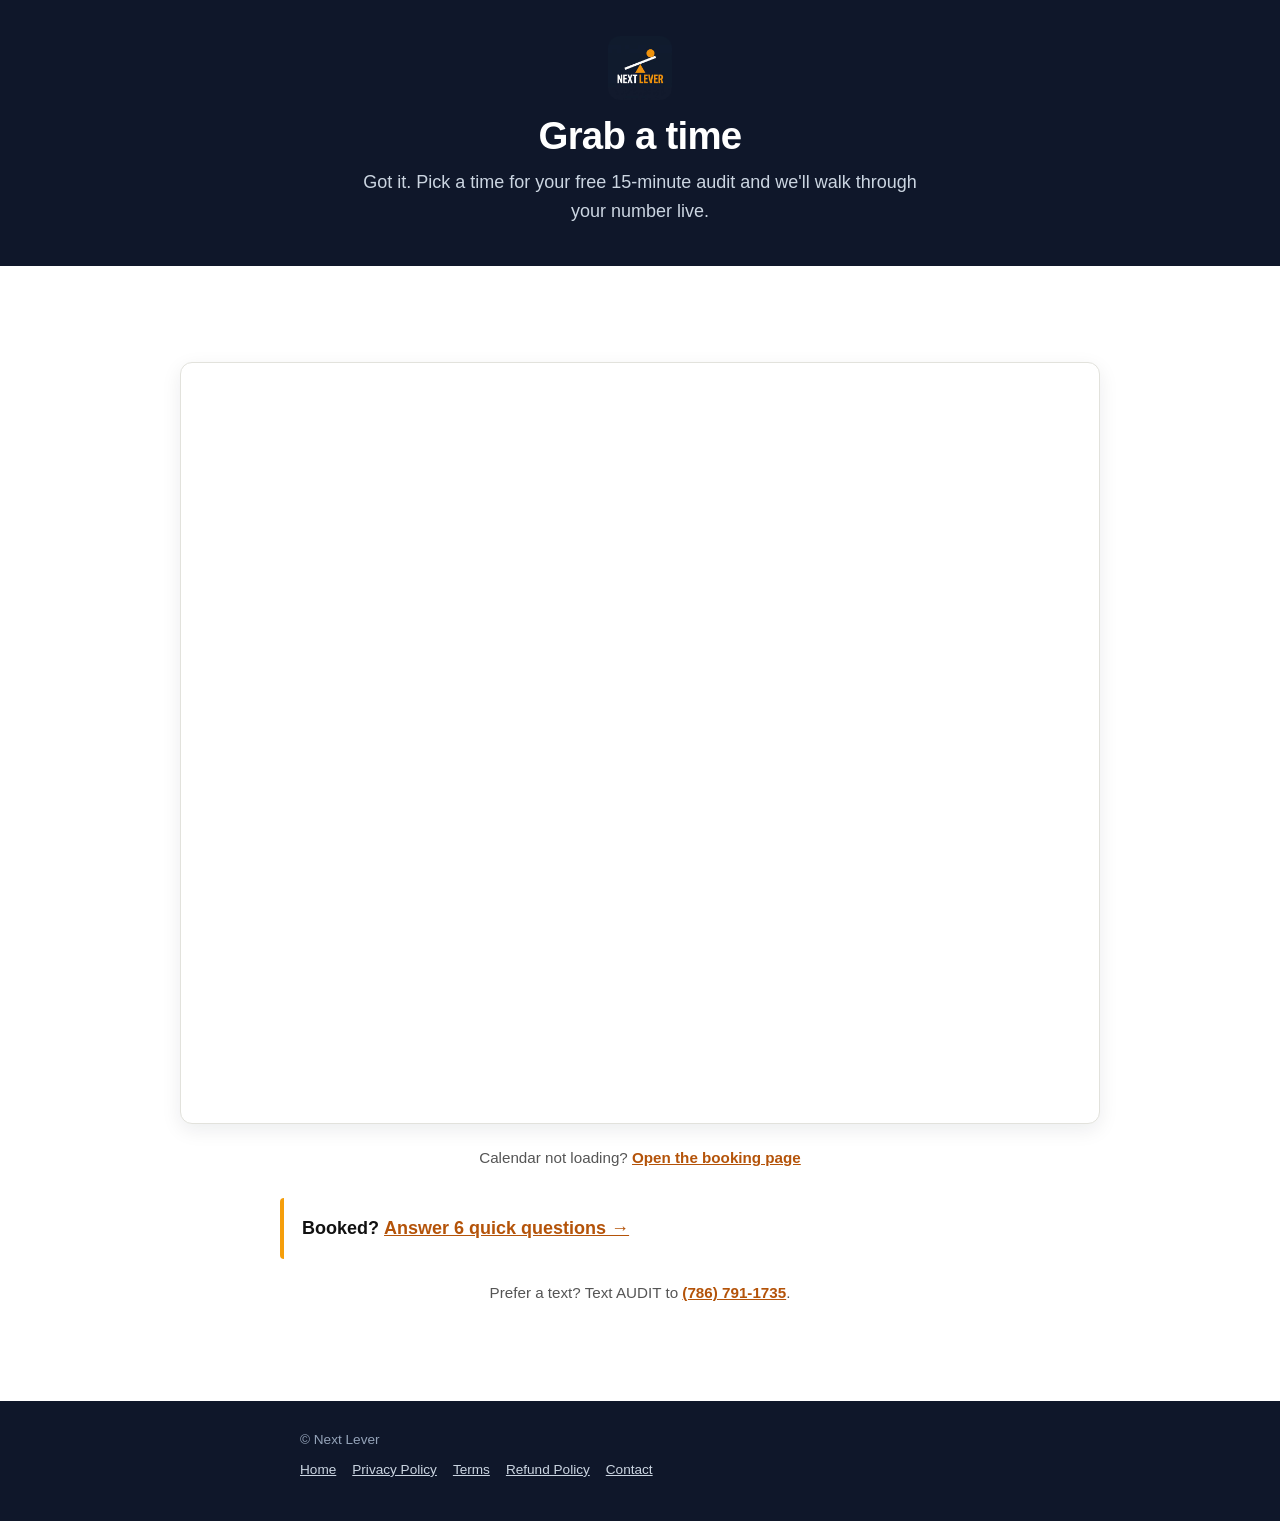
<file: thank-you.html>
<!doctype html>
<html lang="en">
<head>
<!-- Google tag (gtag.js) -->
<script async src="https://www.googletagmanager.com/gtag/js?id=G-8DXVSVQ9C3"></script>
<script>window.dataLayer=window.dataLayer||[];function gtag(){dataLayer.push(arguments);}gtag('js',new Date());gtag('config','G-8DXVSVQ9C3');</script>

<meta charset="utf-8">
<meta name="viewport" content="width=device-width, initial-scale=1">
<title>Grab a time | Next Lever</title>
<meta name="description" content="Pick a time for your free 15-minute audit.">
<meta name="robots" content="noindex">
<link rel="canonical" href="https://nextleverhq.com/thank-you.html">
<link rel="icon" href="assets/logo.jpg">
<link rel="stylesheet" href="assets/site.css">
<script src="assets/config.js"></script>
<script src="/assets/ga.js"></script>
</head>
<body>
<main>
<section class="page-hero"><div class="wrap">
  <a href="/"><img class="logo" src="/assets/logo.jpg" alt="Next Lever" width="64" height="64"></a>
  <h1>Grab a time</h1>
  <p>Got it. Pick a time for your free 15-minute audit and we'll walk through your number live.</p>
</div></section>
<section><div class="wrap wide">
  <div class="cal-frame" id="calendar">
    <div class="cal-placeholder"><strong>Booking calendar goes here</strong>Set BOOKING_EMBED_URL in assets/config.js to show the calendar. Preview mode: nothing is booked from this box.</div>
  </div>
  <p class="fallback" hidden>Calendar not loading? <a id="cal-link" href="#" target="_blank" rel="noopener" hidden>Open the booking page</a></p>
  <div>
    <div class="prepbox">
      <p><strong>Booked?</strong> <a class="prep-url" href="booked.html">Answer 6 quick questions &rarr;</a></p>
    </div>
    <p class="fallback">Prefer a text? Text AUDIT to <a class="gv" href="sms:+17867911735?&body=AUDIT"><span class="gvnum">(786) 791-1735</span></a>.</p>
  </div>
</div></section>
</main>
<footer><div class="wrap">© Next Lever
  <div class="flinks"><a href="/">Home</a><a href="/privacy">Privacy Policy</a><a href="/terms">Terms</a><a href="/refund-policy">Refund Policy</a><a href="/contact">Contact</a></div>
</div></footer>
<script src="assets/site.js" defer></script>
</body>
</html>
</file>
<file: assets/site.css>
:root{--ink:#111;--muted:#555;--bg:#fff;--soft:#f4f4f1;--line:#e2e2dc;--accent:#F59E0B;--accent-ink:#111;--navy:#0F172A;--max:720px;--wide:960px}
*{box-sizing:border-box}
html{-webkit-text-size-adjust:100%}
body{margin:0;font:18px/1.6 -apple-system,BlinkMacSystemFont,"Segoe UI",Roboto,Helvetica,Arial,sans-serif;color:var(--ink);background:var(--bg)}
.wrap{max-width:var(--max);margin:0 auto;padding:0 20px}
.wrap.wide{max-width:var(--wide)}
section{padding:48px 0}
section.alt{background:var(--soft)}
h1{font-size:2rem;line-height:1.15;letter-spacing:-.02em;margin:0 0 16px}
h2{font-size:1.5rem;line-height:1.2;margin:0 0 14px}
h3{font-size:1.1rem;margin:0 0 8px}
p{margin:0 0 14px}
a{color:#B45309}
.heroimg{display:block;width:100%;height:auto;border-radius:12px;margin:28px 0 0;box-shadow:0 10px 30px rgba(0,0,0,.35)}
.secimg{display:block;width:100%;height:auto;border-radius:10px;border:1px solid var(--line);box-shadow:0 6px 20px rgba(15,23,42,.10);margin:8px 0 22px}
.hero{background:var(--navy);color:#fff;padding:40px 0 56px}
.hero .logo{width:96px;height:96px;border-radius:12px;display:block;margin:0 0 28px}
.hero h1{color:#fff}
.hero .sub{color:#cbd5e1;font-size:1.1rem;margin-bottom:26px}
.btn{display:inline-block;background:var(--accent);color:var(--accent-ink);font-weight:700;font-size:1.05rem;text-decoration:none;padding:16px 24px;border-radius:8px;border:0;cursor:pointer;width:100%;text-align:center;font-family:inherit}
.btn:hover,.btn:focus{filter:brightness(.92)}
a.btn{color:var(--accent-ink)}
.cards{display:grid;gap:16px;grid-template-columns:1fr;margin:20px 0 24px}
.card{background:#fff;border:1px solid var(--line);border-top:4px solid var(--accent);border-radius:10px;padding:20px;box-shadow:0 2px 8px rgba(15,23,42,.06);display:flex;flex-direction:column}
.card .num{font-weight:800;color:#B45309;font-size:.9rem;letter-spacing:.05em}
.card p{flex:1}
.math{background:var(--soft);border-radius:6px;padding:10px 12px;font-size:.95rem;margin:0}
.math b{display:block;font-size:.75rem;text-transform:uppercase;letter-spacing:.06em;color:var(--muted)}
.math strong{color:var(--navy)}
ol{padding-left:22px;margin:0 0 14px}
li{margin:0 0 10px}
.example{background:#fff;border-left:4px solid var(--accent);padding:12px 14px;border-radius:4px;max-width:var(--max)}
.note{font-size:.9rem;color:var(--muted)}
blockquote{margin:0;padding:16px 18px;border-left:4px solid var(--navy);background:#fff;font-weight:600;border-radius:4px}
.founder{font-weight:600}
.founder-box{display:flex;gap:18px;align-items:center;background:var(--soft);border-radius:12px;padding:18px;margin-top:24px}
.avatar{flex:0 0 72px;width:72px;height:72px;border-radius:50%;background:var(--navy);color:var(--accent);display:flex;align-items:center;justify-content:center;font-size:2rem;font-weight:800}
.founder-box p{margin:0}
.shot{display:block;border:1px solid var(--line);border-radius:10px;overflow:hidden;box-shadow:0 8px 24px rgba(15,23,42,.15);margin:8px 0 18px;background:#fff}
.shot img{display:block;width:100%;height:auto}
.price{font-size:1.2rem;font-weight:700}
.spots{display:inline-block;background:var(--navy);color:#fff;padding:4px 10px;border-radius:4px;font-weight:700}
.formcard{background:#fff;border:1px solid var(--line);border-radius:12px;box-shadow:0 6px 20px rgba(15,23,42,.08);padding:22px;margin-top:18px}
label{display:block;font-weight:600;margin:0 0 6px}
.field{margin:0 0 18px}
input,textarea{width:100%;font:inherit;padding:12px;border:1px solid #bbb;border-radius:6px;background:#fff;color:var(--ink)}
textarea{min-height:64px;resize:vertical}
input:focus,textarea:focus{outline:2px solid var(--accent);outline-offset:1px;border-color:var(--accent)}
.grid{display:grid;gap:0 14px;grid-template-columns:1fr}
.hp{position:absolute!important;left:-10000px!important;width:1px;height:1px;overflow:hidden}
footer{background:var(--navy);color:#94a3b8;padding:28px 0 40px;font-size:.85rem}
@media(min-width:640px){
  h1{font-size:40px}
  section{padding:72px 0}
  .hero{padding:56px 0 80px}
  .btn{width:auto}
  .grid{grid-template-columns:1fr 1fr}
  .cards{grid-template-columns:1fr 1fr;gap:20px}
  .formcard{padding:32px}
}
.fig{font-size:2.2rem;font-weight:800;color:var(--accent);line-height:1.1;margin-top:8px}
.lbl{font-size:.75rem;text-transform:uppercase;letter-spacing:.08em;color:var(--muted)}
.big{font-size:3rem;font-weight:800;color:var(--accent);line-height:1}
.prices{display:flex;gap:40px;flex-wrap:wrap;margin:8px 0 20px}
.spotsbig{margin:24px 0 8px}.spotsbig .big{color:var(--navy)}
.card h3{margin-top:4px}.card p{flex:0;color:var(--muted)}
section{padding:56px 0}
@media(min-width:640px){section{padding:96px 0}.hero{padding:64px 0 96px}}
.founder-box .quote{font-size:1.05rem;font-style:italic;margin:0 0 6px}.founder-box .attr{font-weight:700;color:var(--muted);font-size:.95rem}
.center{text-align:center}
.week{text-align:center}.week h2{font-size:1.8rem}.week p{margin-bottom:24px}
.steps{list-style:none;padding:0;display:grid;gap:18px;grid-template-columns:1fr;margin:24px 0 36px;counter-reset:s}
.steps li{background:#fff;border:1px solid var(--line);border-radius:12px;padding:18px;margin:0;position:relative}
.steps .ico{display:flex;width:52px;height:52px;border-radius:50%;background:var(--navy);color:var(--accent);align-items:center;justify-content:center;margin-bottom:10px}
.phone{width:280px;max-width:100%;margin:0 auto;background:var(--navy);border-radius:32px;padding:30px 14px 26px;box-shadow:0 12px 30px rgba(15,23,42,.25);position:relative}
.phone:before{content:"";position:absolute;top:12px;left:50%;width:60px;height:6px;margin-left:-30px;border-radius:3px;background:#334155}
.ph-top{color:#fff;font-weight:700;font-size:.9rem;padding:4px 8px 10px}
.ph-row{background:#fff;border-radius:10px;padding:10px 12px;margin:0 0 8px;font-size:.85rem;line-height:1.35}
.ph-row.done{color:#14532d}.ph-row.needs{background:var(--accent);color:#111;font-weight:700;margin:0}
.ph-missed{background:#fff;border-radius:10px;padding:10px 12px;font-size:.85rem;color:#b91c1c;font-weight:700;margin-bottom:12px}
.bubble{margin-left:auto;width:85%;background:var(--accent);color:#111;border-radius:16px 16px 4px 16px;padding:10px 12px;font-size:.85rem;line-height:1.35}
.bubble span{display:block;text-align:right;font-size:.7rem;opacity:.7;margin-top:4px}
.lead{font-size:1.3rem;font-weight:700;text-align:center;margin-bottom:24px}
.headshot{flex:0 0 160px;width:160px;height:160px;border-radius:50%;overflow:hidden;background:linear-gradient(160deg,#cbd5e1,#94a3b8)}
.headshot img{width:100%;height:100%;object-fit:cover;display:block}
.founder-box{flex-direction:column;text-align:center;margin-top:48px;padding:28px}
.bonus{font-size:1.2rem;font-weight:700;color:var(--navy);border-top:1px solid var(--line);padding-top:16px;margin-top:20px}
@media(min-width:760px){.steps{grid-template-columns:repeat(3,1fr)}
.steps li:not(:last-child):after{content:"";position:absolute;top:44px;right:-19px;width:20px;height:2px;background:var(--accent)}
.founder-box{flex-direction:row;text-align:left;align-items:flex-start}}
.proof{font-size:.8rem;color:var(--muted);margin:12px auto 0;max-width:560px}
.textcta{font-size:.95rem;margin:10px 0 0;color:var(--muted)}.textcta a{color:inherit;font-weight:700}
.pains{list-style:none;padding:0;margin:24px 0 16px;display:grid;grid-template-columns:1fr;gap:10px}
.pains li{background:#fff;border:1px solid var(--line);border-radius:10px;padding:14px 12px;font-weight:700}
.pains .nic{display:block;font-size:.7rem;text-transform:uppercase;letter-spacing:.08em;color:var(--muted);font-weight:600;margin-bottom:4px}
@media(min-width:760px){.pains{grid-template-columns:repeat(3,1fr)}}
.hero .tag{color:#F59E0B;font-weight:700;margin-bottom:10px}
.skip{list-style:none;padding:0;margin:20px 0 0}.skip li{background:var(--soft);border-left:4px solid var(--accent);border-radius:6px;padding:12px 14px;margin:0 0 10px}
.moneyline{font-weight:600;margin-bottom:24px}

/* v18b hero */
.hero .textcta{color:#cbd5e1!important}.hero .textcta a,.hero .textcta .gvnum{color:#F59E0B!important}
.hero .proof{text-align:center!important;display:block!important;margin-left:auto!important;margin-right:auto!important;padding-left:0!important;border:0!important}
.hero{padding:18px 0 32px!important;text-align:center}
.hero .logo{width:64px;height:64px;margin:0 auto 12px}
.hero .tag{display:inline-block;background:#F59E0B;color:#0F172A!important;font-size:.72rem;font-weight:700;text-transform:uppercase;letter-spacing:.06em;padding:4px 10px;border-radius:4px;margin:0 0 10px}
.hero h1{font-size:1.75rem;margin:0 0 8px}
.hero .sub{color:#e2e8f0;font-size:1rem;margin:0 0 14px}
.hero .textcta{margin:8px 0 6px}
.hero .proof{color:#f1f5f9!important;opacity:1!important;font-size:.85rem;font-weight:600;margin:0}
.hero .heroimg{margin:14px 0 0}
@media(min-width:640px){.hero{padding:40px 0 64px!important}.hero h1{font-size:42px}.hero .sub{font-size:1.15rem}.hero .proof{font-size:.95rem}}

/* ===== Rebuild additions (v19) ===== */
.vsl{max-width:var(--wide);margin:0 auto}
.vsl-frame{position:relative;width:100%;aspect-ratio:16/9;background:#020617;border-radius:12px;overflow:hidden;box-shadow:0 10px 30px rgba(0,0,0,.35)}
.vsl-frame iframe{position:absolute;inset:0;width:100%;height:100%;border:0}
.vsl-line{color:#fff;font-size:1.15rem;font-weight:700;line-height:1.35;margin:18px auto 14px;max-width:640px}
.hero .vsl-top{padding-top:4px}
.hero-intro{border-top:1px solid rgba(255,255,255,.14);margin-top:34px;padding-top:22px}
.hero-intro .logo{margin-bottom:12px}
@media(min-width:640px){.vsl-line{font-size:1.45rem}.hero-intro{margin-top:44px;padding-top:30px}}
.hero .btn{max-width:420px}
textarea.q{min-height:96px}
.status{margin:14px 0 0;font-size:.95rem;font-weight:600}
.status.err{color:#B91C1C}.status.ok{color:#047857}
.legal{font-size:.85rem;color:var(--muted);margin:12px 0 0}
.stepper{display:flex;gap:10px;align-items:center;margin:0 0 14px;font-size:.85rem;font-weight:700;letter-spacing:.04em;text-transform:uppercase;color:var(--muted)}
.stepper .on{background:var(--navy);color:#fff;border-radius:999px;padding:4px 12px}
.stepper .off{border:1px solid var(--line);border-radius:999px;padding:3px 12px}
.page-hero{background:var(--navy);color:#fff;padding:36px 0 40px;text-align:center}
.page-hero .logo{width:64px;height:64px;border-radius:12px;display:block;margin:0 auto 14px}
.page-hero h1{color:#fff;font-size:1.9rem;margin:0 0 10px}
.page-hero p{color:#cbd5e1;margin:0 auto;max-width:560px}
@media(min-width:640px){.page-hero h1{font-size:2.4rem}}
.cal-frame{background:#fff;border:1px solid var(--line);border-radius:12px;box-shadow:0 6px 20px rgba(15,23,42,.08);overflow:hidden;margin:0 auto}
.cal-frame iframe{display:block;width:100%;height:760px;border:0}
.cal-placeholder{padding:48px 20px;text-align:center;color:var(--muted);border:2px dashed #bbb;border-radius:12px;background:#fff}
.cal-placeholder strong{display:block;color:var(--ink);font-size:1.1rem;margin-bottom:6px}
.prepbox{background:#fff;border-left:4px solid var(--accent);border-radius:4px;padding:16px 18px;margin:28px 0 0}
.prepbox p{margin:0 0 8px}
.prepbox p:last-child{margin:0}
.prepbox .prep-url{font-weight:700;word-break:break-all}
.fallback{font-size:.95rem;color:var(--muted);margin:22px 0 0;text-align:center}
.fallback a{font-weight:700}
.center{text-align:center}
.legalpage{padding:40px 0 56px}.legalpage h1{font-size:2rem}.legalpage h2{margin-top:28px;font-size:1.25rem}
.legalpage ul{padding-left:22px}
.legalpage .note{margin-top:28px}
footer .flinks{margin-top:8px}
footer .flinks a{color:#cbd5e1;margin-right:16px;text-decoration:underline}
footer .flinks a:hover,footer .flinks a:focus{color:#fff}
.topbar{background:var(--navy);padding:10px 0;text-align:center}
.topbar a{color:#fff;font-weight:700;text-decoration:none}
.skiplink{position:absolute;left:-10000px}.skiplink:focus{left:8px;top:8px;background:#fff;padding:8px;z-index:10}
.prepbox{max-width:720px;margin-left:auto;margin-right:auto}
/* v19 merged hero: intro on top, then video */
.hero .hero-intro{border-top:0;margin-top:0;padding-top:0;margin-bottom:22px}
.hero .vsl-top{padding-top:0}

/* v20 booked page + select */
.field select{width:100%;font:inherit;padding:12px;border:1px solid #bbb;border-radius:6px;background:#fff;color:var(--ink)}
.booked-slot{display:flex;align-items:center;justify-content:center;text-align:center;background:#0b1220;border:2px dashed #475569}
.booked-slot .slot-ph{color:#fff;padding:24px;font-size:1.15rem;line-height:1.4}
@media(min-width:640px){.booked-slot .slot-ph{font-size:1.5rem}}
/* v22 hero (mobile and desktop): no logo, no badge; muted line under the text CTA */
.hero .hero-tagline{display:block;color:#94a3b8;font-size:.8rem;font-weight:400;text-transform:none;letter-spacing:0;margin:6px 0 0}

/* v23 self-hosted hero video */
.vsl-frame video{position:absolute;inset:0;width:100%;height:100%;object-fit:cover;background:#020617}
.sound-btn{position:absolute;left:50%;bottom:14px;transform:translateX(-50%);background:#F59E0B;color:#0f172a;border:0;border-radius:999px;padding:10px 18px;font:700 .95rem/1 inherit;font-family:inherit;cursor:pointer;box-shadow:0 4px 14px rgba(0,0,0,.4)}
/* v24 vertical 9:16 hero player: no crop, no side panels */
.vsl-frame[data-self]{aspect-ratio:9/16;width:100%;max-width:none;background:#000}
.vsl-frame[data-self] video{object-fit:contain;background:#000}
@media(min-width:640px){.vsl-frame[data-self]{height:70vh;width:auto;margin:0 auto;background:#000}}
.play-btn{top:50%;bottom:auto;transform:translate(-50%,-50%);padding:14px 22px;font-size:1.05rem}
.booked-slot[data-self]{border:0;outline:0}

/* v25 booked page */
.booked-sub{color:#cbd5e1;font-size:1rem;margin:10px auto 0;max-width:560px}
.booked-vsl{margin:0 auto 24px}
.booked-vsl .vsl-frame[data-self]{margin-bottom:0}
@media(min-width:640px){.booked-vsl .vsl-frame[data-self]{height:55vh}}
#booked-video-section{padding-bottom:0}
#booked-video-section + section{padding-top:24px}
.steps{list-style:none;padding:0;margin:0 auto 16px;max-width:640px;display:flex;flex-wrap:wrap;gap:8px;justify-content:center;font-size:.85rem}
.steps li{background:#e2e8f0;color:#475569;border-radius:999px;padding:6px 12px}
.steps li.on{background:#0f172a;color:#fff;font-weight:700}
.form-head{margin:0 0 12px;font-size:1.3rem}
.btn-navy{background:#0f172a!important;color:#fff!important;font-size:1.1rem;padding:16px 22px}
@media(max-width:639px){#booked-form .btn-navy{display:block;width:100%}}
.booked-done{text-align:center;padding:12px 0}
#booked-video-section + section{padding-top:0!important}#booked-video-section{padding-bottom:0!important}
</file>
